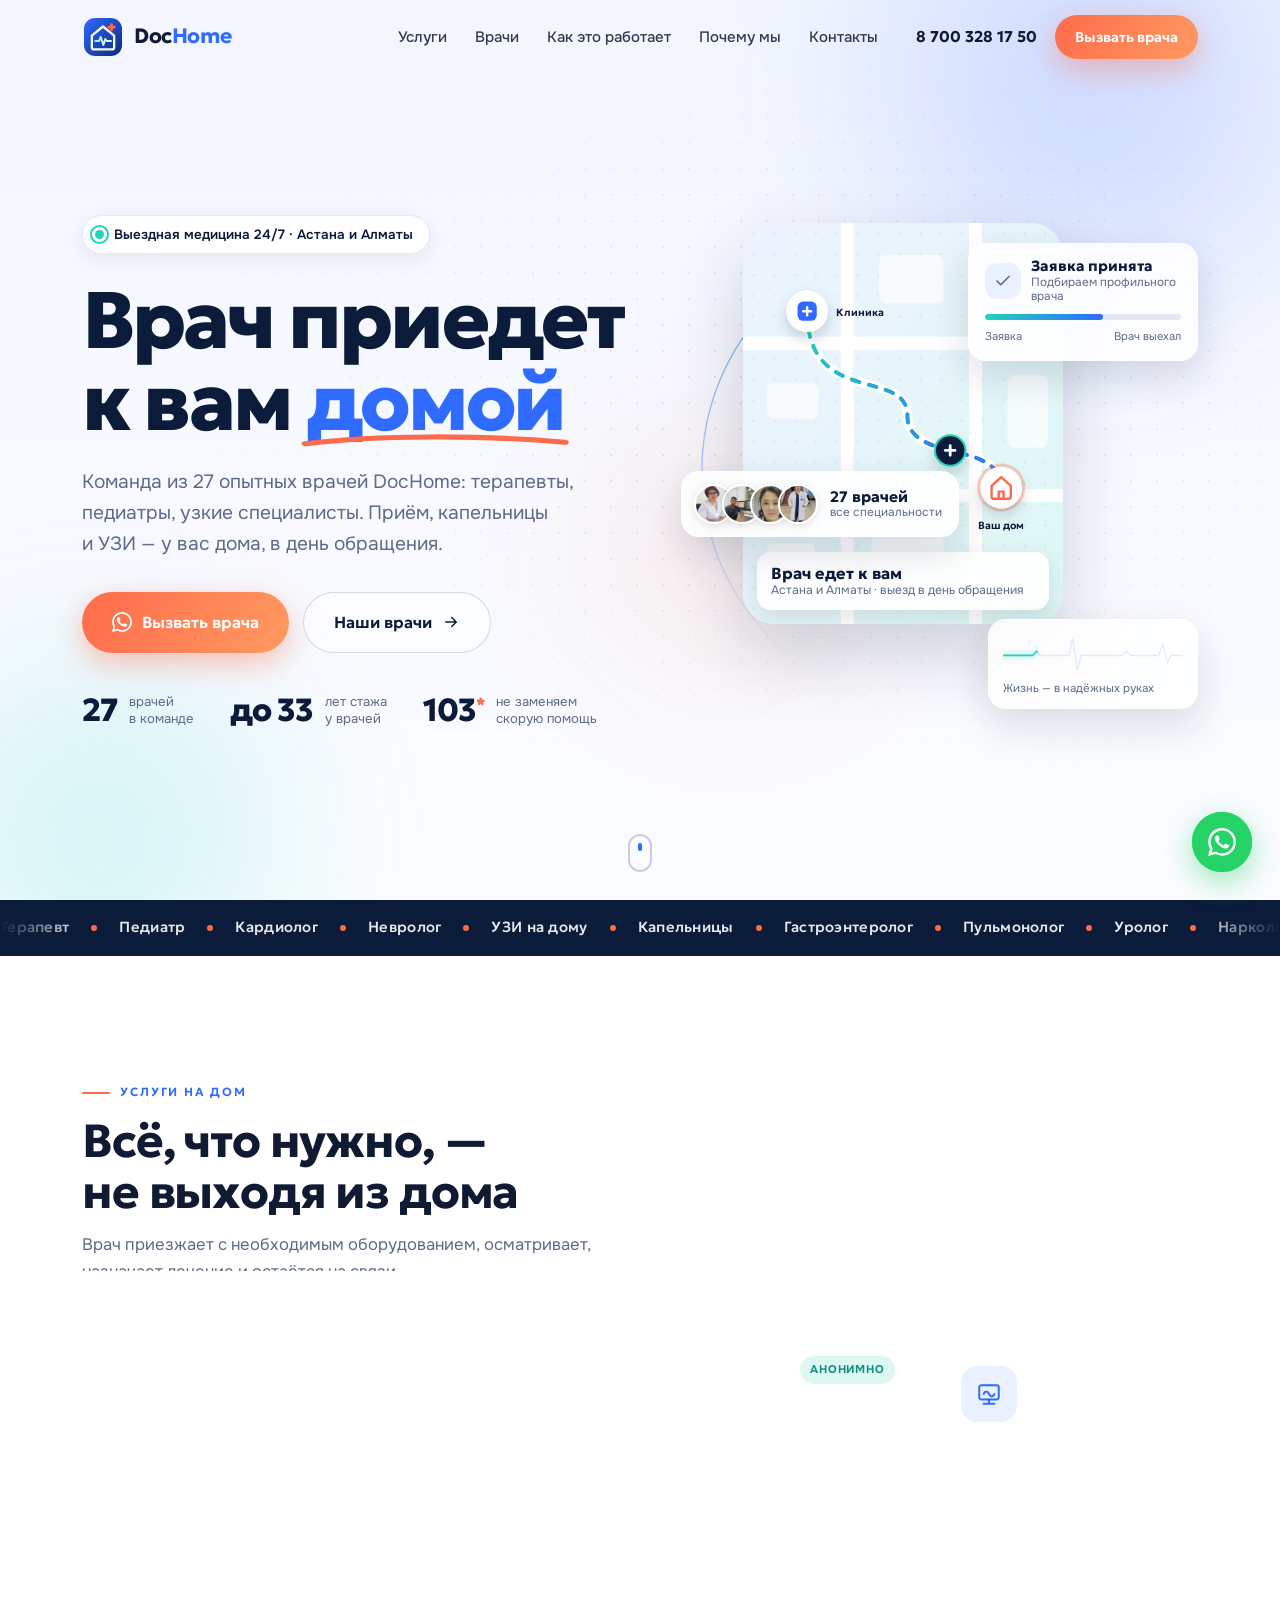
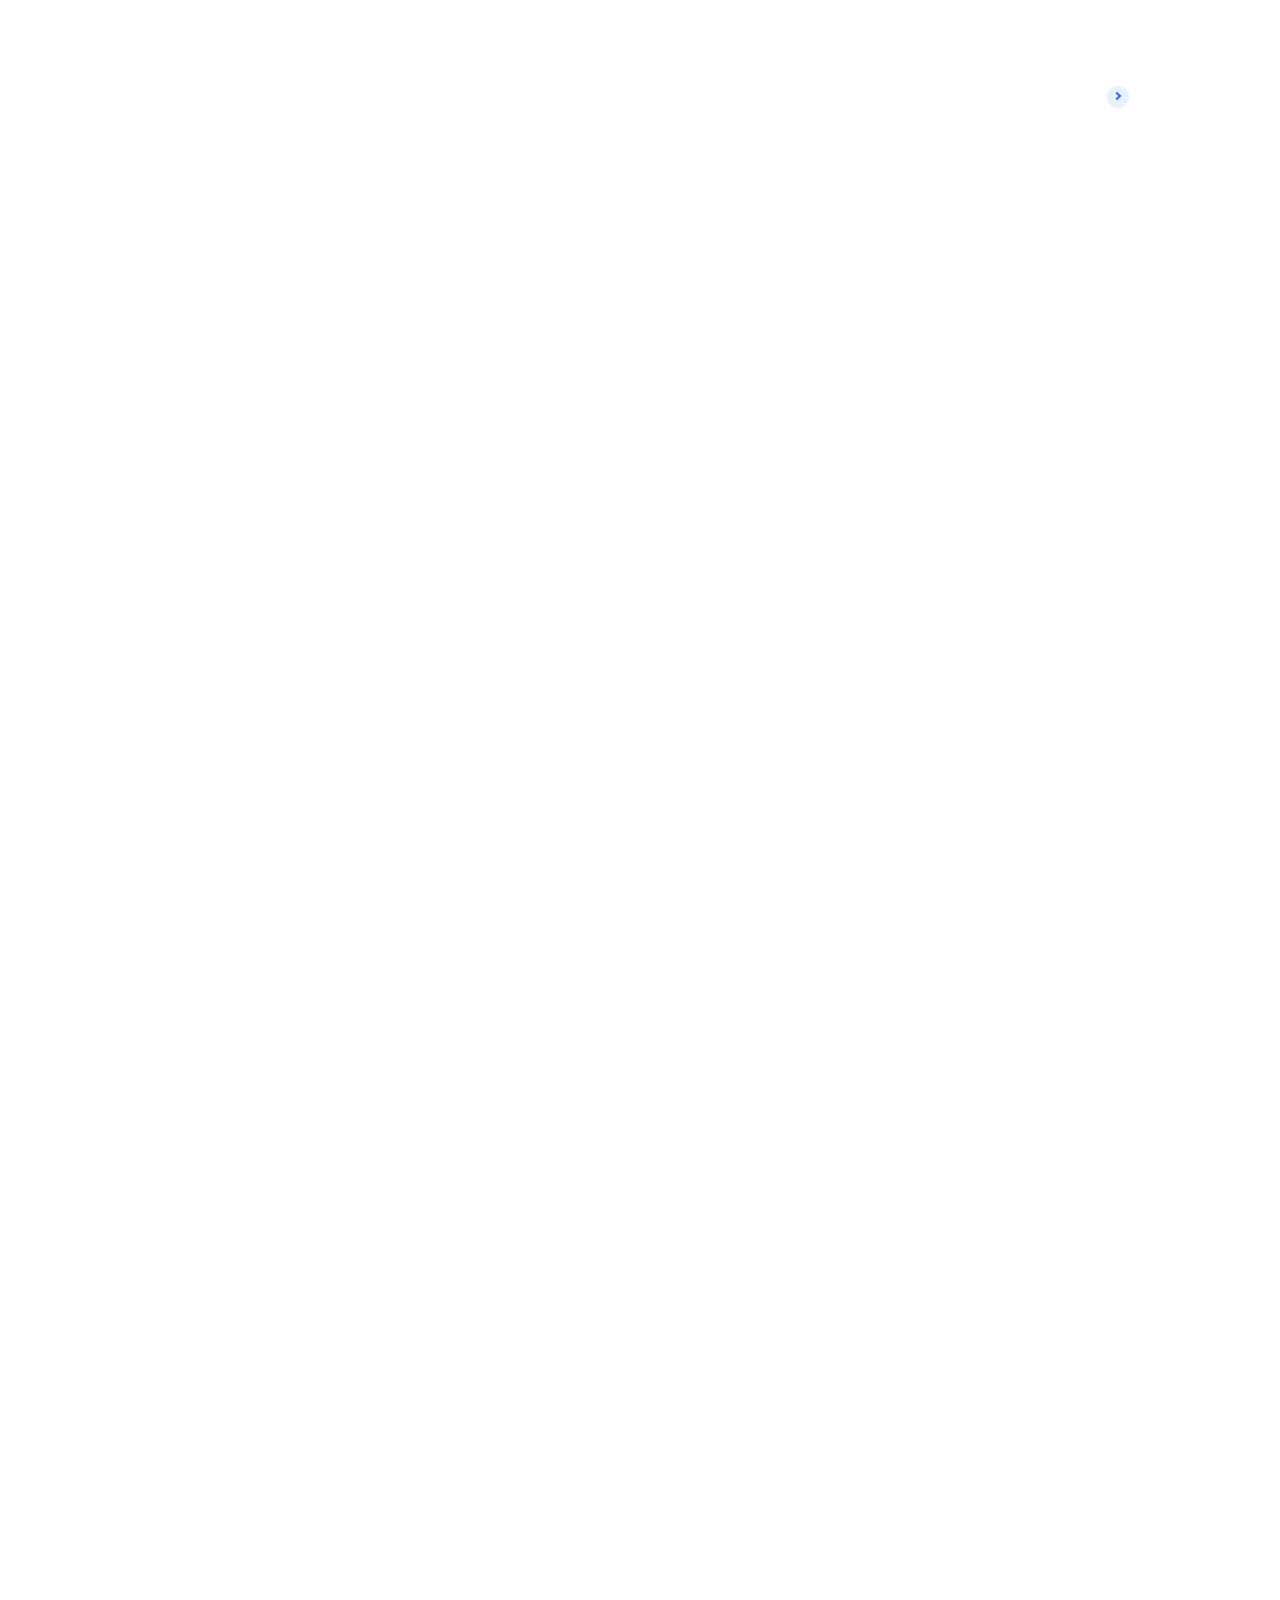
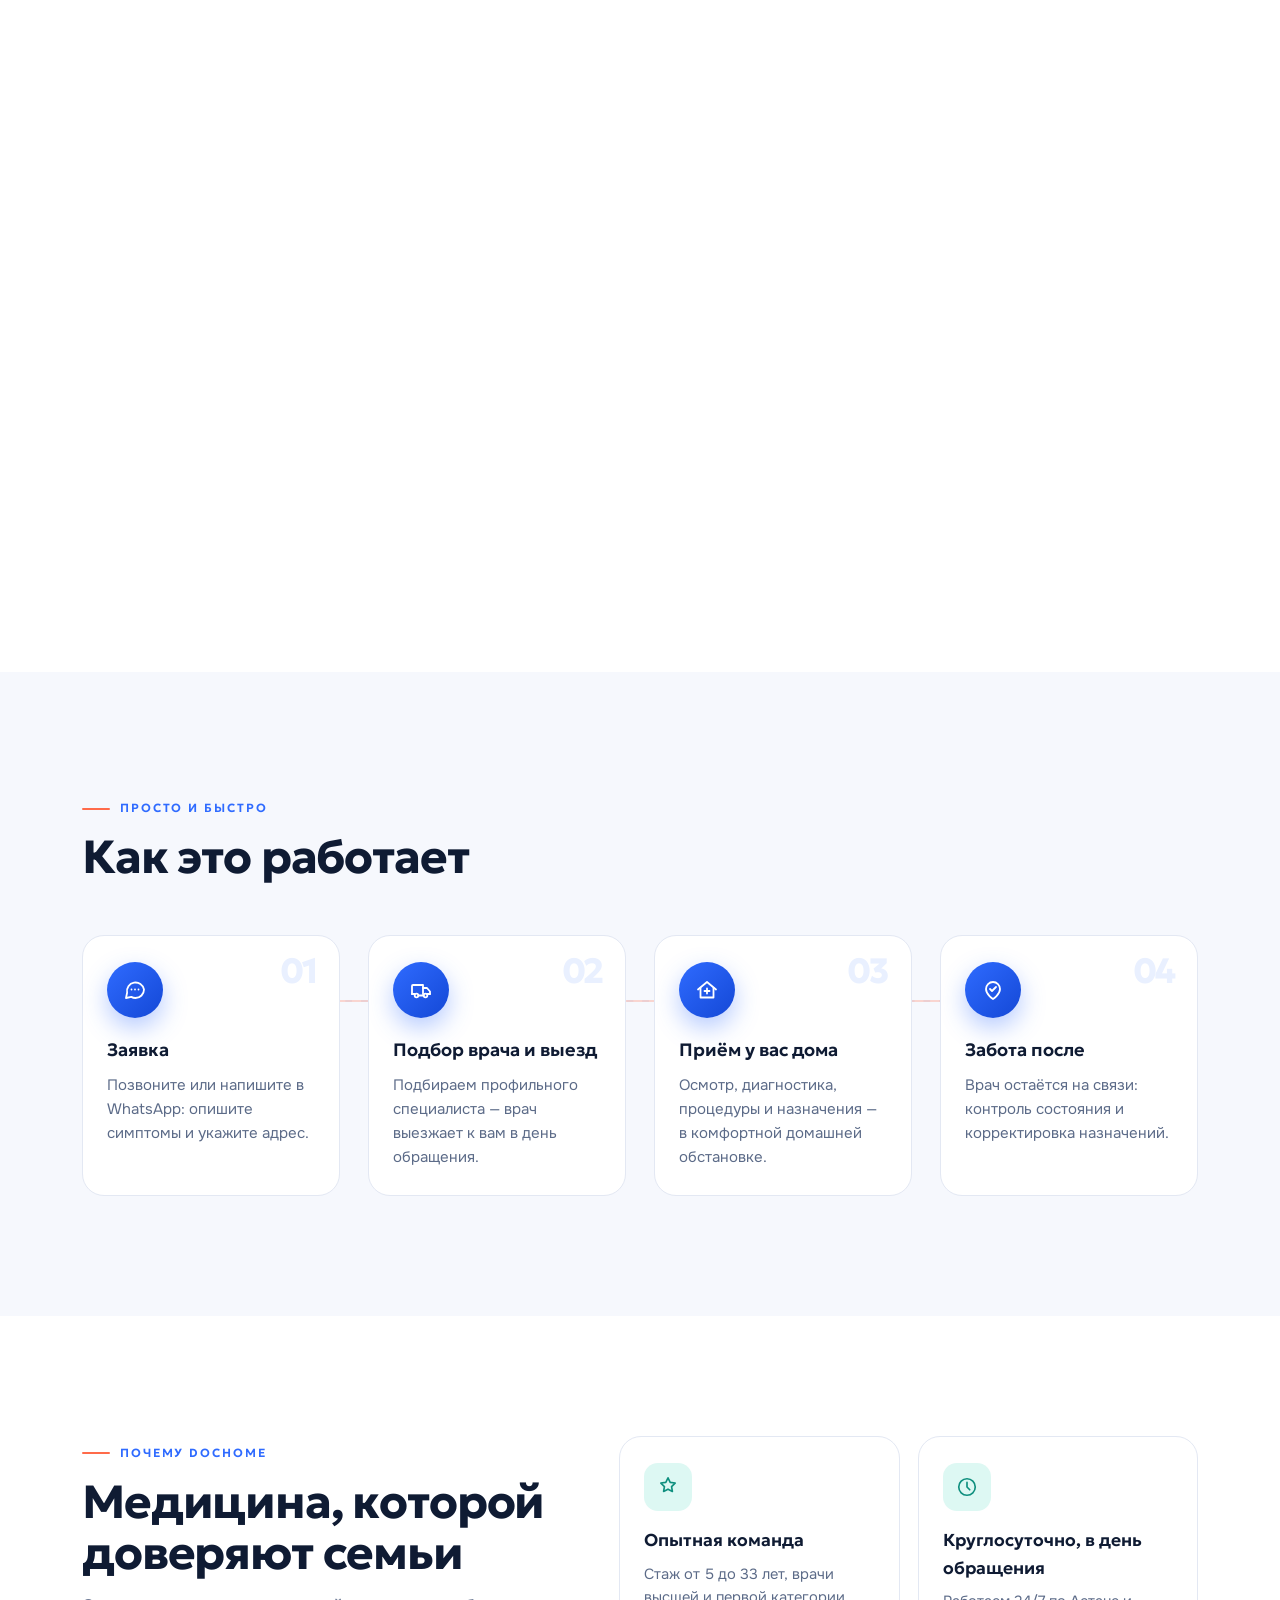
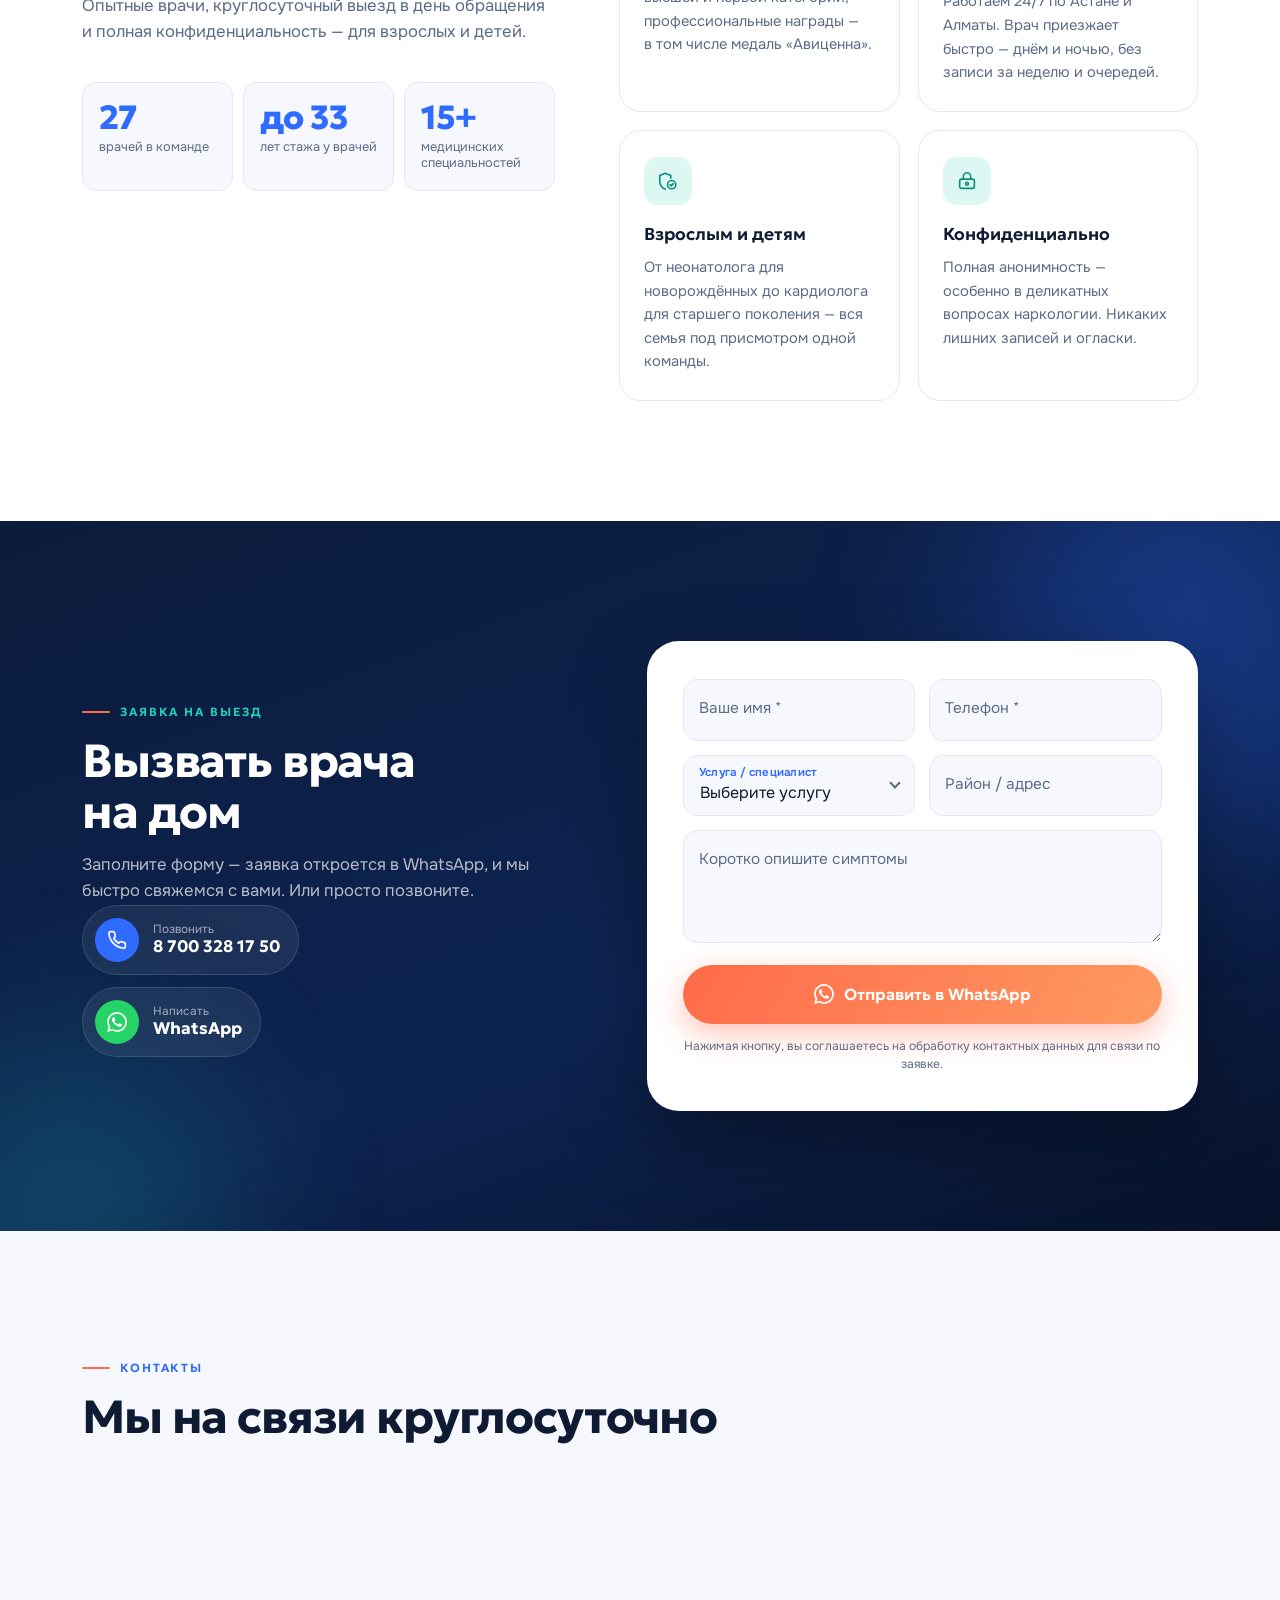
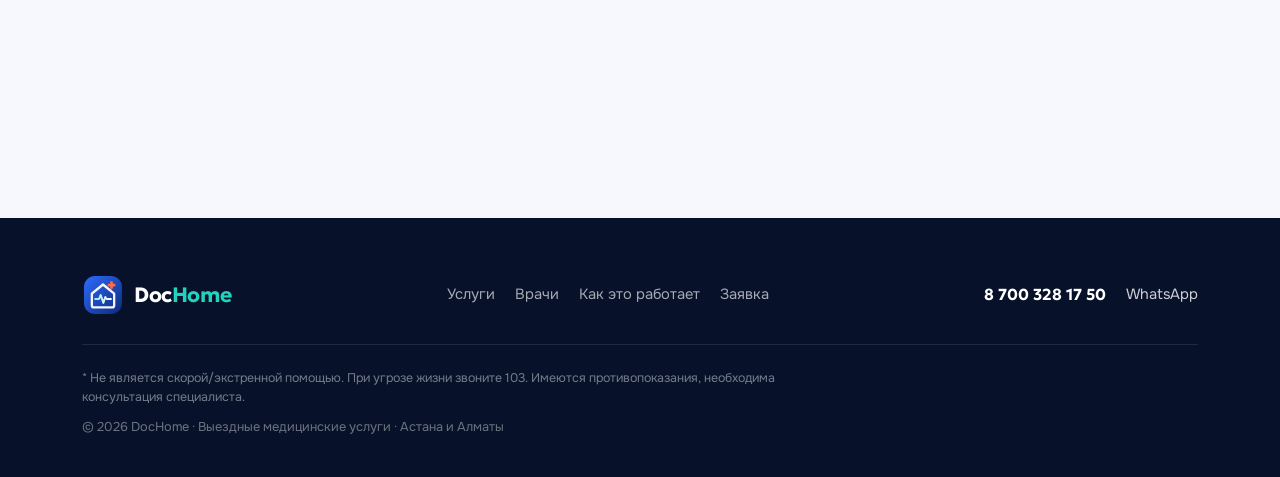
<file: index.html>
<!DOCTYPE html>
<html lang="ru">
<head>
  <meta charset="UTF-8">
  <meta name="viewport" content="width=device-width, initial-scale=1.0, viewport-fit=cover">

  <title>DocHome — вызов врача на дом в Астане и Алматы | Терапевт, педиатр, капельницы, УЗИ на дому</title>
  <meta name="description" content="DocHome — выездная медицинская помощь на дому в Астане и Алматы: терапевт, педиатр, капельницы и детоксикация, УЗИ на дому, узкие специалисты. Команда из 27 опытных врачей, стаж до 33 лет. Работаем круглосуточно, выезд в день обращения. Звоните: 8 700 328 17 50.">
  <meta name="theme-color" content="#0B1B3A">

  <!-- Open Graph -->
  <meta property="og:type" content="website">
  <meta property="og:site_name" content="DocHome">
  <meta property="og:title" content="DocHome — врач приедет к вам домой. Астана и Алматы">
  <meta property="og:description" content="Терапевт, педиатр, капельницы, УЗИ и узкие специалисты — на дому. 27 опытных врачей, круглосуточно, выезд в день обращения.">
  <meta property="og:image" content="assets/og-image.jpg">
  <meta property="og:locale" content="ru_RU">
  <meta name="twitter:card" content="summary_large_image">
  <meta name="twitter:title" content="DocHome — врач приедет к вам домой. Астана и Алматы">
  <meta name="twitter:description" content="Выездная медицинская помощь: 27 опытных врачей, все специальности, круглосуточно, выезд в день обращения.">
  <meta name="twitter:image" content="assets/og-image.jpg">

  <link rel="icon" type="image/svg+xml" href="assets/favicon.svg">

  <link rel="preconnect" href="https://fonts.googleapis.com">
  <link rel="preconnect" href="https://fonts.gstatic.com" crossorigin>
  <link href="https://fonts.googleapis.com/css2?family=Geologica:wght@400;500;600;700;800&family=Onest:wght@400;500;600;700&display=swap" rel="stylesheet">

  <link rel="stylesheet" href="styles.css?v=1">

  <!-- Google Ads подключается автоматически из config.js (поле googleAdsId) -->
  <script src="config.js?v=4"></script>

  <script type="application/ld+json">
  {
    "@context": "https://schema.org",
    "@type": "MedicalBusiness",
    "name": "DocHome",
    "description": "Выездные медицинские услуги на дому в Астане и Алматы: терапевт, педиатр, капельницы и детоксикация, УЗИ на дому, узкие специалисты.",
    "telephone": "+77003281750",
    "areaServed": ["Астана", "Алматы"],
    "openingHours": "Mo-Su 00:00-24:00",
    "image": "assets/og-image.jpg"
  }
  </script>
</head>
<body>

  <div class="progress" id="progress" aria-hidden="true"></div>

  <!-- ===== HEADER ===== -->
  <header class="header" id="header">
    <div class="container header-inner">
      <a href="#" class="logo" aria-label="DocHome — на главную">
        <img src="assets/logo.svg" alt="" class="logo-icon" width="42" height="42">
        <span class="logo-word">Doc<em>Home</em></span>
      </a>

      <nav class="nav" id="nav" aria-label="Основная навигация">
        <a href="#uslugi" class="nav-link"><span>Услуги</span></a>
        <a href="#vrachi" class="nav-link"><span>Врачи</span></a>
        <a href="#kak-rabotaet" class="nav-link"><span>Как это работает</span></a>
        <a href="#pochemu-my" class="nav-link"><span>Почему мы</span></a>
        <a href="#kontakty" class="nav-link"><span>Контакты</span></a>
        <div class="nav-cta">
          <a href="tel:+77003281750" class="nav-phone">8 700 328 17 50</a>
          <a href="#zayavka" class="btn btn-coral btn-sm"><span>Вызвать врача</span></a>
        </div>
      </nav>

      <div class="header-actions">
        <a href="tel:+77003281750" class="header-call" aria-label="Позвонить: 8 700 328 17 50">
          <svg viewBox="0 0 24 24" width="20" height="20" fill="none" stroke="currentColor" stroke-width="2" stroke-linecap="round" stroke-linejoin="round" aria-hidden="true"><path d="M22 16.92v3a2 2 0 0 1-2.18 2 19.79 19.79 0 0 1-8.63-3.07 19.5 19.5 0 0 1-6-6 19.79 19.79 0 0 1-3.07-8.67A2 2 0 0 1 4.11 2h3a2 2 0 0 1 2 1.72c.12.96.36 1.9.7 2.81a2 2 0 0 1-.45 2.11L8.09 9.91a16 16 0 0 0 6 6l1.27-1.27a2 2 0 0 1 2.11-.45c.91.34 1.85.58 2.81.7A2 2 0 0 1 22 16.92z"/></svg>
        </a>
        <button class="burger" id="burger" aria-label="Открыть меню" aria-expanded="false" aria-controls="nav">
          <span></span><span></span>
        </button>
      </div>
    </div>
  </header>

  <!-- ===== HERO ===== -->
  <section class="hero" id="hero">
    <div class="hero-bg" aria-hidden="true">
      <div class="blob blob-1"></div>
      <div class="blob blob-2"></div>
      <div class="blob blob-3"></div>
      <div class="hero-dots"></div>
    </div>

    <div class="container hero-inner">
      <div class="hero-text">
        <p class="hero-badge reveal"><span class="pulse-dot" aria-hidden="true"></span>Выездная медицина 24/7 · Астана и Алматы</p>

        <h1 class="hero-title">
          <span class="line"><span class="word reveal-up">Врач</span> <span class="word reveal-up d-1">приедет</span></span>
          <span class="line"><span class="word reveal-up d-2">к&nbsp;вам</span> <span class="word word-accent reveal-up d-3">домой<svg class="underline" viewBox="0 0 220 24" preserveAspectRatio="none" aria-hidden="true"><path d="M4 16 C 60 4, 150 4, 216 14" fill="none" stroke="currentColor" stroke-width="7" stroke-linecap="round"/></svg></span></span>
        </h1>

        <p class="hero-sub reveal d-3">Команда из 27 опытных врачей DocHome: терапевты, педиатры, узкие специалисты. Приём, капельницы и&nbsp;УЗИ&nbsp;— у&nbsp;вас дома, в&nbsp;день обращения.</p>

        <div class="hero-cta reveal d-4">
          <a href="https://wa.me/77003281750" class="btn btn-coral btn-lg magnetic" target="_blank" rel="noopener">
            <svg viewBox="0 0 24 24" width="20" height="20" fill="currentColor" aria-hidden="true"><path d="M17.47 14.38c-.3-.15-1.77-.87-2.04-.97-.27-.1-.47-.15-.67.15-.2.3-.77.97-.94 1.17-.17.2-.35.22-.65.07-.3-.15-1.26-.46-2.4-1.48-.89-.79-1.49-1.77-1.66-2.07-.17-.3-.02-.46.13-.61.13-.13.3-.35.45-.52.15-.17.2-.3.3-.5.1-.2.05-.37-.02-.52-.08-.15-.67-1.62-.92-2.22-.24-.58-.49-.5-.67-.51l-.57-.01c-.2 0-.52.07-.8.37-.27.3-1.04 1.02-1.04 2.5 0 1.47 1.07 2.89 1.22 3.09.15.2 2.11 3.22 5.1 4.51.71.31 1.27.49 1.7.63.72.23 1.37.2 1.88.12.58-.09 1.77-.72 2.02-1.42.25-.7.25-1.3.17-1.42-.07-.12-.27-.2-.57-.35M12.05 21.79h-.01a9.8 9.8 0 0 1-4.98-1.36l-.36-.21-3.7.97.99-3.61-.24-.37a9.77 9.77 0 0 1-1.5-5.22c0-5.4 4.4-9.79 9.81-9.79a9.75 9.75 0 0 1 9.79 9.8c0 5.4-4.4 9.79-9.8 9.79m8.33-18.11A11.7 11.7 0 0 0 12.04 0C5.5 0 .16 5.33.16 11.88c0 2.1.55 4.14 1.59 5.94L.06 24l6.33-1.66a11.85 11.85 0 0 0 5.65 1.44h.01c6.54 0 11.87-5.33 11.87-11.88 0-3.18-1.24-6.16-3.49-8.4"/></svg>
            <span>Вызвать врача</span>
          </a>
          <a href="#vrachi" class="btn btn-ghost btn-lg"><span>Наши врачи</span>
            <svg viewBox="0 0 24 24" width="18" height="18" fill="none" stroke="currentColor" stroke-width="2" stroke-linecap="round" stroke-linejoin="round" aria-hidden="true"><path d="M5 12h14M13 6l6 6-6 6"/></svg>
          </a>
        </div>

        <div class="hero-facts reveal d-5">
          <div class="fact"><strong><span class="count" data-count="27">0</span></strong><span>врачей<br>в команде</span></div>
          <div class="fact"><strong>до <span class="count" data-count="33">0</span></strong><span>лет стажа<br>у врачей</span></div>
          <div class="fact"><strong>103<sup>*</sup></strong><span>не заменяем<br>скорую помощь</span></div>
        </div>
      </div>

      <div class="hero-visual reveal d-2" id="heroVisual">
        <div class="hv-main parallax" data-depth="0.03">
          <svg class="hv-map" viewBox="0 0 400 500" aria-hidden="true">
            <defs>
              <linearGradient id="mapBg" x1="0" y1="0" x2="1" y2="1"><stop offset="0" stop-color="#EEF3FF"/><stop offset="1" stop-color="#DDF8F3"/></linearGradient>
              <linearGradient id="routeGrad" x1="0" y1="0" x2="1" y2="1"><stop offset="0" stop-color="#22D3BB"/><stop offset="1" stop-color="#2F6BFF"/></linearGradient>
              <pattern id="mapGrid" width="26" height="26" patternUnits="userSpaceOnUse"><circle cx="13" cy="13" r="1.2" fill="#2F6BFF" opacity=".16"/></pattern>
              <filter id="mapSh" x="-40%" y="-40%" width="180%" height="180%"><feDropShadow dx="0" dy="8" stdDeviation="8" flood-color="#0B1B3A" flood-opacity=".18"/></filter>
            </defs>
            <rect width="400" height="500" fill="url(#mapBg)"/>
            <rect width="400" height="500" fill="url(#mapGrid)"/>
            <g stroke="#fff" stroke-width="16" stroke-linecap="round">
              <path d="M-20 150 H420"/><path d="M-20 340 H420"/><path d="M130 -20 V520"/><path d="M290 -20 V520"/>
            </g>
            <g fill="#fff" opacity=".7">
              <rect x="30" y="200" width="64" height="44" rx="8"/><rect x="170" y="40" width="80" height="60" rx="8"/><rect x="330" y="190" width="50" height="90" rx="8"/><rect x="160" y="390" width="90" height="60" rx="8"/><rect x="30" y="400" width="60" height="60" rx="8"/>
            </g>
            <path id="routePath" d="M80 110 C 80 230, 205 180, 205 240 S 322 270, 322 330" fill="none" stroke="#fff" stroke-width="11" stroke-linecap="round"/>
            <path class="route-dash" d="M80 110 C 80 230, 205 180, 205 240 S 322 270, 322 330" fill="none" stroke="url(#routeGrad)" stroke-width="5" stroke-linecap="round" stroke-dasharray="10 12"/>
            <g transform="translate(80 110)" filter="url(#mapSh)">
              <circle r="26" fill="#fff"/>
              <rect x="-12" y="-12" width="24" height="24" rx="7" fill="#2F6BFF"/>
              <path d="M-5 0h10M0 -5v10" stroke="#fff" stroke-width="3" stroke-linecap="round"/>
            </g>
            <text x="116" y="116" font-family="Geologica, Onest, sans-serif" font-size="13" font-weight="600" fill="#0B1B3A">Клиника</text>
            <g transform="translate(322 330)">
              <circle class="home-pulse" r="30" fill="#FF6B4A" opacity=".3"/>
              <g filter="url(#mapSh)">
                <circle r="26" fill="#fff"/>
                <path d="M-12 -2 L0 -13 L12 -2 V11 a3 3 0 0 1 -3 3 H-9 a3 3 0 0 1 -3 -3 Z" fill="none" stroke="#FF6B4A" stroke-width="3" stroke-linejoin="round"/>
                <path d="M-3 14 V5 h6 v9" fill="none" stroke="#FF6B4A" stroke-width="3" stroke-linejoin="round"/>
              </g>
            </g>
            <text x="322" y="382" text-anchor="middle" font-family="Geologica, Onest, sans-serif" font-size="13" font-weight="600" fill="#0B1B3A">Ваш дом</text>
            <g filter="url(#mapSh)">
              <g>
                <circle r="19" fill="#0B1B3A"/>
                <circle r="19" fill="none" stroke="#22D3BB" stroke-width="2.5"/>
                <path d="M-6 0h12M0 -6v12" stroke="#fff" stroke-width="3.5" stroke-linecap="round"/>
                <animateMotion dur="6s" repeatCount="indefinite" calcMode="spline" keyTimes="0;1" keySplines=".45 0 .25 1"><mpath href="#routePath"/></animateMotion>
              </g>
            </g>
          </svg>
          <div class="hv-main-cap">
            <strong>Врач едет к вам</strong>
            <span>Астана и Алматы · выезд в день обращения</span>
          </div>
        </div>

        <div class="hv-card hv-route parallax float-a" data-depth="0.08">
          <div class="hv-route-head">
            <span class="hv-route-ico" aria-hidden="true">
              <svg viewBox="0 0 24 24" width="18" height="18" fill="none" stroke="currentColor" stroke-width="2.2" stroke-linecap="round" stroke-linejoin="round"><path d="M20 6L9 17l-5-5"/></svg>
            </span>
            <div><strong>Заявка принята</strong><span>Подбираем профильного врача</span></div>
          </div>
          <div class="hv-route-bar" aria-hidden="true"><i></i></div>
          <div class="hv-route-foot"><span>Заявка</span><span>Врач выехал</span></div>
        </div>

        <div class="hv-card hv-ecg parallax float-b" data-depth="0.06">
          <svg viewBox="0 0 300 60" preserveAspectRatio="none" aria-hidden="true">
            <path class="ecg-base" d="M0 32 H50 l6 -6 6 6 H110 l6 -24 8 44 6 -20 H200 l6 -6 6 6 H260 l6 -16 8 26 6 -10 H300"/>
            <path class="ecg-trace" d="M0 32 H50 l6 -6 6 6 H110 l6 -24 8 44 6 -20 H200 l6 -6 6 6 H260 l6 -16 8 26 6 -10 H300"/>
          </svg>
          <span>Жизнь — в надёжных руках</span>
        </div>

        <div class="hv-card hv-team parallax float-c" data-depth="0.1">
          <div class="avatar-stack">
            <img src="assets/doctors/zhylkibaeva.webp" alt="" width="40" height="40" loading="lazy">
            <img src="assets/doctors/isa.webp" alt="" width="40" height="40" loading="lazy">
            <img src="assets/doctors/iskandir.webp" alt="" width="40" height="40" loading="lazy">
            <img src="assets/doctors/sultanov.webp" alt="" width="40" height="40" loading="lazy">
          </div>
          <div><strong>27 врачей</strong><span>все специальности</span></div>
        </div>

        <div class="hv-ring" aria-hidden="true"></div>
      </div>
    </div>

    <div class="hero-scroll" aria-hidden="true"><span></span></div>
  </section>

  <!-- ===== MARQUEE ===== -->
  <div class="marquee" aria-hidden="true">
    <div class="marquee-track">
      <span>Терапевт</span><i></i><span>Педиатр</span><i></i><span>Кардиолог</span><i></i><span>Невролог</span><i></i><span>УЗИ на дому</span><i></i><span>Капельницы</span><i></i><span>Гастроэнтеролог</span><i></i><span>Пульмонолог</span><i></i><span>Уролог</span><i></i><span>Нарколог</span><i></i><span>Инфекционист</span><i></i><span>Неонатолог</span><i></i><span>Семейный врач</span><i></i><span>Хирург-проктолог</span><i></i>
      <span>Терапевт</span><i></i><span>Педиатр</span><i></i><span>Кардиолог</span><i></i><span>Невролог</span><i></i><span>УЗИ на дому</span><i></i><span>Капельницы</span><i></i><span>Гастроэнтеролог</span><i></i><span>Пульмонолог</span><i></i><span>Уролог</span><i></i><span>Нарколог</span><i></i><span>Инфекционист</span><i></i><span>Неонатолог</span><i></i><span>Семейный врач</span><i></i><span>Хирург-проктолог</span><i></i>
    </div>
  </div>

  <!-- ===== УСЛУГИ ===== -->
  <section class="section" id="uslugi">
    <div class="container">
      <div class="section-head">
        <p class="eyebrow reveal">Услуги на дом</p>
        <h2 class="section-title reveal d-1">Всё, что нужно, —<br>не выходя из дома</h2>
        <p class="section-sub reveal d-2">Врач приезжает с необходимым оборудованием, осматривает, назначает лечение и&nbsp;остаётся на связи.</p>
      </div>

      <div class="services-grid">
        <article class="service-card reveal" id="terapevt">
          <div class="service-icon" aria-hidden="true">
            <svg viewBox="0 0 24 24" width="26" height="26" fill="none" stroke="currentColor" stroke-width="1.8" stroke-linecap="round" stroke-linejoin="round"><path d="M4.8 3v4a5 5 0 0 0 10 0V3"/><path d="M9.8 12v2a5 5 0 0 0 10 0v-1"/><circle cx="19.8" cy="10.5" r="2.5"/></svg>
          </div>
          <h3>Терапевт на дом</h3>
          <p>Осмотр взрослых, диагностика, назначение лечения при ОРВИ, гриппе, давлении, обострениях хронических заболеваний.</p>
          <a href="#zayavka" class="service-link">Вызвать терапевта<i aria-hidden="true"></i></a>
        </article>

        <article class="service-card reveal d-1" id="pediatr">
          <div class="service-icon" aria-hidden="true">
            <svg viewBox="0 0 24 24" width="26" height="26" fill="none" stroke="currentColor" stroke-width="1.8" stroke-linecap="round" stroke-linejoin="round"><circle cx="12" cy="8" r="4.5"/><path d="M8.5 6.5c1-1.8 6-1.8 7 0"/><path d="M5 21c.5-3.5 3.4-5.5 7-5.5s6.5 2 7 5.5"/><path d="M10.5 9.5h.01M13.5 9.5h.01"/></svg>
          </div>
          <h3>Педиатр на дом</h3>
          <p>Детский врач приедет к ребёнку любого возраста. Для новорождённых в команде есть неонатолог. Бережно и&nbsp;без очередей.</p>
          <a href="#zayavka" class="service-link">Вызвать педиатра<i aria-hidden="true"></i></a>
        </article>

        <article class="service-card reveal d-2" id="detoks">
          <span class="service-tag">Анонимно</span>
          <div class="service-icon" aria-hidden="true">
            <svg viewBox="0 0 24 24" width="26" height="26" fill="none" stroke="currentColor" stroke-width="1.8" stroke-linecap="round" stroke-linejoin="round"><path d="M12 2.5s5.5 6.2 5.5 10a5.5 5.5 0 0 1-11 0c0-3.8 5.5-10 5.5-10z"/><path d="M9.5 13a2.5 2.5 0 0 0 2.5 2.5"/></svg>
          </div>
          <h3>Капельницы и детоксикация</h3>
          <p>Снятие алкогольной и наркотической интоксикации, вывод из запоя. Конфиденциально, по медицинским показаниям — назначает врач.</p>
          <a href="#zayavka" class="service-link">Конфиденциальный вызов<i aria-hidden="true"></i></a>
        </article>

        <article class="service-card reveal d-3" id="uzi-na-domu">
          <div class="service-icon" aria-hidden="true">
            <svg viewBox="0 0 24 24" width="26" height="26" fill="none" stroke="currentColor" stroke-width="1.8" stroke-linecap="round" stroke-linejoin="round"><rect x="3" y="4" width="18" height="13" rx="2"/><path d="M7 21h10M12 17v4"/><path d="M7 12c1.5-3 3.5-3 5 0s3.5 3 5 0"/></svg>
          </div>
          <h3>УЗИ на дому</h3>
          <p>Современный портативный аппарат и опытные УЗИ-специалисты: исследование проводится прямо у&nbsp;вас дома, результат — сразу.</p>
          <a href="#zayavka" class="service-link">Записаться на УЗИ<i aria-hidden="true"></i></a>
        </article>

        <article class="service-card service-card-wide reveal d-2" id="uzkie">
          <div class="service-wide-art" aria-hidden="true">
            <div class="orb orb-1"></div><div class="orb orb-2"></div>
          </div>
          <div class="service-icon service-icon-light" aria-hidden="true">
            <svg viewBox="0 0 24 24" width="26" height="26" fill="none" stroke="currentColor" stroke-width="1.8" stroke-linecap="round" stroke-linejoin="round"><path d="M12 21c-4.5-2.8-7.5-6-7.5-9.7C4.5 7.6 6.6 5.5 9 5.5c1.2 0 2.3.6 3 1.5.7-.9 1.8-1.5 3-1.5 2.4 0 4.5 2.1 4.5 5.8 0 3.7-3 6.9-7.5 9.7z"/><path d="M8 12h2.2l1.2-2.5 1.4 4 1-1.5H16"/></svg>
          </div>
          <div class="service-wide-body">
            <h3>Узкие специалисты на дом</h3>
            <p>Одна команда — все направления. Профильный врач приедет на дом с нужным опытом и&nbsp;оборудованием.</p>
            <ul class="spec-chips" aria-label="Специальности врачей">
              <li>Кардиолог</li><li>Невролог</li><li>Гастроэнтеролог</li><li>Пульмонолог</li><li>Уролог / андролог</li><li>Инфекционист</li><li>Нарколог</li><li>Хирург-проктолог</li><li>Семейный врач</li><li>Неонатолог</li><li>Аллерголог</li><li>Токсиколог</li><li>Кардиохирург</li>
            </ul>
            <a href="#zayavka" class="btn btn-white btn-md"><span>Подобрать специалиста</span></a>
          </div>
        </article>
      </div>
    </div>
  </section>

  <!-- ===== ВРАЧИ ===== -->
  <section class="section section-dark" id="vrachi">
    <div class="dark-bg" aria-hidden="true"><div class="dark-glow dark-glow-1"></div><div class="dark-glow dark-glow-2"></div></div>
    <div class="container">
      <div class="section-head">
        <p class="eyebrow eyebrow-mint reveal">Команда DocHome</p>
        <h2 class="section-title reveal d-1">Наши врачи</h2>
        <p class="section-sub reveal d-2">27 практикующих специалистов. Реальные имена, реальный опыт — от&nbsp;5&nbsp;до&nbsp;33&nbsp;лет, врачи высшей и&nbsp;первой категории.</p>
      </div>

      <div class="doc-filter reveal" role="group" aria-label="Фильтр врачей по специальности" id="docFilter">
        <button class="chip is-active" data-filter="all">Все</button>
        <button class="chip" data-filter="terapevt">Терапевты</button>
        <button class="chip" data-filter="pediatr">Педиатры</button>
        <button class="chip" data-filter="kardiolog">Кардиологи</button>
        <button class="chip" data-filter="nevrolog">Неврологи</button>
        <button class="chip" data-filter="uzi">УЗИ</button>
        <button class="chip" data-filter="uzkie">Узкие специалисты</button>
      </div>

      <div class="doctors-grid" id="doctorsGrid">

        <article class="doc-card reveal" data-spec="kardiolog terapevt">
          <div class="doc-photo"><img src="assets/doctors/zhylkibaeva.webp" alt="Жылкибаева Бахыт Омарбековна — кардиолог, терапевт, стаж 33 года" loading="lazy" decoding="async" width="640" height="800"><span class="doc-exp">Стаж 33 года</span></div>
          <div class="doc-info"><h3>Жылкибаева Бахыт Омарбековна</h3><p class="doc-spec">Кардиолог · терапевт</p></div>
        </article>

        <article class="doc-card reveal" data-spec="nevrolog">
          <div class="doc-photo"><img src="assets/doctors/ahmetov.webp" alt="Ахметов Шохрят Абдусаламович — невропатолог, невролог, стаж 32 года" loading="lazy" decoding="async" width="640" height="800"><span class="doc-exp">Стаж 32 года</span></div>
          <div class="doc-info"><h3>Ахметов Шохрят Абдусаламович</h3><p class="doc-spec">Невропатолог · невролог</p><div class="doc-badges"><span class="badge">Высшая категория</span><span class="badge badge-award">Медаль «Авиценна»</span></div></div>
        </article>

        <article class="doc-card reveal" data-spec="kardiolog terapevt uzkie">
          <div class="doc-photo"><img src="assets/doctors/nurmagambetova.webp" alt="Нурмагамбетова Мадина Тахировна — кардиолог, терапевт, аллерголог, стаж 25 лет" loading="lazy" decoding="async" width="640" height="800"><span class="doc-exp">Стаж 25 лет</span></div>
          <div class="doc-info"><h3>Нурмагамбетова Мадина Тахировна</h3><p class="doc-spec">Кардиолог · терапевт · аллерголог</p><div class="doc-badges"><span class="badge">Высшая категория</span></div></div>
        </article>

        <article class="doc-card reveal" data-spec="terapevt uzkie">
          <div class="doc-photo"><img src="assets/doctors/ablanova.webp" alt="Абланова Меруерт Аскаровна — пульмонолог, врач общей практики, стаж 24 года" loading="lazy" decoding="async" width="640" height="800"><span class="doc-exp">Стаж 24 года</span></div>
          <div class="doc-info"><h3>Абланова Меруерт Аскаровна</h3><p class="doc-spec">Пульмонолог · врач общей практики</p><div class="doc-badges"><span class="badge">Высшая категория</span><span class="badge badge-award">Магистр медицины</span></div></div>
        </article>

        <article class="doc-card reveal" data-spec="uzi uzkie">
          <div class="doc-photo"><img src="assets/doctors/baltabekov.webp" alt="Балтабеков Медет Токтасынович — андролог, УЗИ-специалист, уролог, стаж 21 год" loading="lazy" decoding="async" width="640" height="800"><span class="doc-exp">Стаж 21 год</span></div>
          <div class="doc-info"><h3>Балтабеков Медет Токтасынович</h3><p class="doc-spec">Андролог · УЗИ-специалист · уролог</p></div>
        </article>

        <article class="doc-card reveal" data-spec="terapevt uzkie">
          <div class="doc-photo"><img src="assets/doctors/utebaev.webp" alt="Утебаев Рустем Орынбасарович — венеролог, гастроэнтеролог, терапевт, стаж 17 лет" loading="lazy" decoding="async" width="640" height="800"><span class="doc-exp">Стаж 17 лет</span></div>
          <div class="doc-info"><h3>Утебаев Рустем Орынбасарович</h3><p class="doc-spec">Венеролог · гастроэнтеролог · терапевт</p><div class="doc-badges"><span class="badge">Высшая категория</span></div></div>
        </article>

        <article class="doc-card reveal" data-spec="kardiolog terapevt pediatr">
          <div class="doc-photo"><img src="assets/doctors/isa.webp" alt="Иса Нуржигит Байботаулы — кардиолог, терапевт, педиатр, стаж 17 лет" loading="lazy" decoding="async" width="640" height="800"><span class="doc-exp">Стаж 17 лет</span></div>
          <div class="doc-info"><h3>Иса Нуржигит Байботаулы</h3><p class="doc-spec">Кардиолог · терапевт · педиатр</p></div>
        </article>

        <article class="doc-card reveal" data-spec="uzkie">
          <div class="doc-photo"><img src="assets/doctors/amangeldy.webp" alt="Амангельды Абдухамидулы — хирург-проктолог, стаж 17 лет" loading="lazy" decoding="async" width="640" height="800"><span class="doc-exp">Стаж 17 лет</span></div>
          <div class="doc-info"><h3>Амангельды Абдухамидулы</h3><p class="doc-spec">Хирург-проктолог</p></div>
        </article>

        <article class="doc-card reveal" data-spec="terapevt pediatr uzkie">
          <div class="doc-photo"><img src="assets/doctors/nurymbetov.webp" alt="Нурымбетов Адилбек Жаксыбекулы — терапевт, педиатр, гастроэнтеролог, стаж 16 лет" loading="lazy" decoding="async" width="640" height="800"><span class="doc-exp">Стаж 16 лет</span></div>
          <div class="doc-info"><h3>Нурымбетов Адилбек Жаксыбекулы</h3><p class="doc-spec">Терапевт · педиатр · гастроэнтеролог</p></div>
        </article>

        <article class="doc-card reveal" data-spec="nevrolog">
          <div class="doc-photo"><img src="assets/doctors/hakimov.webp" alt="Хакимов Сардор Алишерович — невропатолог, стаж 16 лет" loading="lazy" decoding="async" width="640" height="800"><span class="doc-exp">Стаж 16 лет</span></div>
          <div class="doc-info"><h3>Хакимов Сардор Алишерович</h3><p class="doc-spec">Невропатолог</p></div>
        </article>

        <article class="doc-card reveal" data-spec="kardiolog terapevt pediatr uzkie">
          <div class="doc-photo"><img src="assets/doctors/sultanov.webp" alt="Султанов Достон Адильбекович — кардиолог, кардиохирург, терапевт, педиатр, семейный врач, стаж 15 лет" loading="lazy" decoding="async" width="640" height="800"><span class="doc-exp">Стаж 15 лет</span></div>
          <div class="doc-info"><h3>Султанов Достон Адильбекович</h3><p class="doc-spec">Кардиолог · кардиохирург · терапевт · педиатр · семейный врач</p></div>
        </article>

        <article class="doc-card reveal" data-spec="nevrolog terapevt pediatr">
          <div class="doc-photo"><img src="assets/doctors/adambek.webp" alt="Адамбек Жансая Адамбековна — невропатолог, семейный врач, терапевт, педиатр, стаж 13 лет" loading="lazy" decoding="async" width="640" height="800"><span class="doc-exp">Стаж 13 лет</span></div>
          <div class="doc-info"><h3>Адамбек Жансая Адамбековна</h3><p class="doc-spec">Невропатолог · семейный врач · терапевт · педиатр</p></div>
        </article>

        <article class="doc-card reveal" data-spec="pediatr">
          <div class="doc-photo"><img src="assets/doctors/kairbekova.webp" alt="Каирбекова Балжан Талгатовна — педиатр, стаж 12 лет" loading="lazy" decoding="async" width="640" height="800"><span class="doc-exp">Стаж 12 лет</span></div>
          <div class="doc-info"><h3>Каирбекова Балжан Талгатовна</h3><p class="doc-spec">Педиатр</p><div class="doc-badges"><span class="badge">Первая категория</span></div></div>
        </article>

        <article class="doc-card reveal" data-spec="pediatr">
          <div class="doc-photo"><img src="assets/doctors/iskandir.webp" alt="Искандир Айнур Азатовна — педиатр, неонатолог, стаж 12 лет" loading="lazy" decoding="async" width="640" height="800"><span class="doc-exp">Стаж 12 лет</span></div>
          <div class="doc-info"><h3>Искандир Айнур Азатовна</h3><p class="doc-spec">Педиатр · неонатолог</p></div>
        </article>

        <article class="doc-card reveal" data-spec="uzi">
          <div class="doc-photo"><img src="assets/doctors/venera.webp" alt="Венера Бектурсын — врач УЗИ, стаж 12 лет" loading="lazy" decoding="async" width="640" height="800"><span class="doc-exp">Стаж 12 лет</span></div>
          <div class="doc-info"><h3>Венера Бектурсын</h3><p class="doc-spec">Врач УЗИ</p></div>
        </article>

        <article class="doc-card reveal" data-spec="pediatr uzkie">
          <div class="doc-photo"><img src="assets/doctors/altybaeva.webp" alt="Алтыбаева Нурбикеш Сейлханқызы — педиатр, токсиколог, стаж 12 лет" loading="lazy" decoding="async" width="640" height="800"><span class="doc-exp">Стаж 12 лет</span></div>
          <div class="doc-info"><h3>Алтыбаева Нурбикеш Сейлханқызы</h3><p class="doc-spec">Педиатр · токсиколог</p><div class="doc-badges"><span class="badge">Вторая категория</span></div></div>
        </article>

        <article class="doc-card reveal" data-spec="terapevt pediatr uzkie">
          <div class="doc-photo"><img src="assets/doctors/nurlybekova.webp" alt="Нурлыбекова Молдир Саматовна — гастроэнтеролог, педиатр, терапевт, стаж 12 лет" loading="lazy" decoding="async" width="640" height="800"><span class="doc-exp">Стаж 12 лет</span></div>
          <div class="doc-info"><h3>Нурлыбекова Молдир Саматовна</h3><p class="doc-spec">Гастроэнтеролог · педиатр · терапевт</p></div>
        </article>

        <article class="doc-card reveal" data-spec="terapevt uzkie">
          <div class="doc-photo"><img src="assets/doctors/kudaibergenova.webp" alt="Кудайбергенова Гаухар Манапбайкызы — пульмонолог, терапевт, детский пульмонолог, стаж 11 лет" loading="lazy" decoding="async" width="640" height="800"><span class="doc-exp">Стаж 11 лет</span></div>
          <div class="doc-info"><h3>Кудайбергенова Гаухар Манапбайкызы</h3><p class="doc-spec">Пульмонолог · терапевт · детский пульмонолог</p></div>
        </article>

        <article class="doc-card reveal" data-spec="terapevt">
          <div class="doc-photo"><img src="assets/doctors/omirzakov.webp" alt="Омирзаков Дархан — врач скорой медицинской помощи, стаж 11 лет" loading="lazy" decoding="async" width="640" height="800"><span class="doc-exp">Стаж 11 лет</span></div>
          <div class="doc-info"><h3>Омирзаков Дархан</h3><p class="doc-spec">Врач скорой медицинской помощи</p></div>
        </article>

        <article class="doc-card reveal" data-spec="terapevt uzkie">
          <div class="doc-photo"><img src="assets/doctors/toktaev.webp" alt="Тоқтаев Мұхтар Сәбитқанұлы — нарколог, терапевт, стаж 10 лет" loading="lazy" decoding="async" width="640" height="800"><span class="doc-exp">Стаж 10 лет</span></div>
          <div class="doc-info"><h3>Тоқтаев Мұхтар Сәбитқанұлы</h3><p class="doc-spec">Нарколог · терапевт</p></div>
        </article>

        <article class="doc-card reveal" data-spec="terapevt pediatr">
          <div class="doc-photo"><img src="assets/doctors/taldybaev.webp" alt="Талдыбаев Нурганат Тургалдиевич — терапевт, педиатр, стаж 10 лет" loading="lazy" decoding="async" width="640" height="800"><span class="doc-exp">Стаж 10 лет</span></div>
          <div class="doc-info"><h3>Талдыбаев Нурганат Тургалдиевич</h3><p class="doc-spec">Терапевт · педиатр</p></div>
        </article>

        <article class="doc-card reveal" data-spec="">
          <div class="doc-photo"><img src="assets/doctors/rozmatov.webp" alt="Розматов Нуриддин Зухриддинович — врач, стаж 10 лет" loading="lazy" decoding="async" width="640" height="800"><span class="doc-exp">Стаж 10 лет</span></div>
          <div class="doc-info"><h3>Розматов Нуриддин Зухриддинович</h3><p class="doc-spec">Врач</p><div class="doc-badges"><span class="badge">Вторая категория</span></div></div>
        </article>

        <article class="doc-card reveal" data-spec="terapevt pediatr">
          <div class="doc-photo"><img src="assets/doctors/derbesaly.webp" alt="Дербесалы Багдаулет Жанарбекулы — терапевт, педиатр, стаж 9 лет" loading="lazy" decoding="async" width="640" height="800"><span class="doc-exp">Стаж 9 лет</span></div>
          <div class="doc-info"><h3>Дербесалы Багдаулет Жанарбекулы</h3><p class="doc-spec">Терапевт · педиатр</p></div>
        </article>

        <article class="doc-card reveal" data-spec="terapevt pediatr uzkie">
          <div class="doc-photo"><img src="assets/doctors/smagulova.webp" alt="Смагулова Айгерим — инфекционист, терапевт, педиатр, стаж 8 лет" loading="lazy" decoding="async" width="640" height="800"><span class="doc-exp">Стаж 8 лет</span></div>
          <div class="doc-info"><h3>Смагулова Айгерим</h3><p class="doc-spec">Инфекционист · терапевт · педиатр</p></div>
        </article>

        <article class="doc-card reveal" data-spec="terapevt pediatr">
          <div class="doc-photo"><img src="assets/doctors/toilybaeva.webp" alt="Тойлыбаева Толганай Токтарбаевна — терапевт, педиатр, семейный врач, стаж 7 лет" loading="lazy" decoding="async" width="640" height="800"><span class="doc-exp">Стаж 7 лет</span></div>
          <div class="doc-info"><h3>Тойлыбаева Толганай Токтарбаевна</h3><p class="doc-spec">Терапевт · педиатр · семейный врач</p></div>
        </article>

        <article class="doc-card reveal" data-spec="terapevt pediatr">
          <div class="doc-photo"><img src="assets/doctors/kartbaev.webp" alt="Қартбаев Руслан Кенжебекұлы — терапевт, педиатр, стаж 5 лет" loading="lazy" decoding="async" width="640" height="800"><span class="doc-exp">Стаж 5 лет</span></div>
          <div class="doc-info"><h3>Қартбаев Руслан Кенжебекұлы</h3><p class="doc-spec">Терапевт · педиатр</p></div>
        </article>

        <article class="doc-card reveal" data-spec="pediatr">
          <div class="doc-photo"><img src="assets/doctors/ergali.webp" alt="Ерғали Шерхан Ерғалиұлы — педиатр" loading="lazy" decoding="async" width="640" height="800"></div>
          <div class="doc-info"><h3>Ерғали Шерхан Ерғалиұлы</h3><p class="doc-spec">Педиатр</p><div class="doc-badges"><span class="badge">Вторая категория</span></div></div>
        </article>

      </div>

      <p class="doc-empty" id="docEmpty" hidden>По этому фильтру врачей не найдено.</p>

      <div class="doc-more-wrap reveal">
        <button class="btn btn-outline-light btn-md" id="docMore" type="button"><span>Показать всех врачей</span>
          <svg viewBox="0 0 24 24" width="18" height="18" fill="none" stroke="currentColor" stroke-width="2" stroke-linecap="round" stroke-linejoin="round" aria-hidden="true"><path d="M6 9l6 6 6-6"/></svg>
        </button>
      </div>
    </div>
  </section>

  <!-- ===== КАК ЭТО РАБОТАЕТ ===== -->
  <section class="section section-soft" id="kak-rabotaet">
    <div class="container">
      <div class="section-head">
        <p class="eyebrow reveal">Просто и быстро</p>
        <h2 class="section-title reveal d-1">Как это работает</h2>
      </div>

      <ol class="steps" id="steps">
        <svg class="steps-line" viewBox="0 0 1000 100" preserveAspectRatio="none" aria-hidden="true">
          <path id="stepsPath" d="M40 50 H960" stroke="currentColor" stroke-width="2" fill="none" stroke-dasharray="6 8"/>
          <path id="stepsPathDraw" d="M40 50 H960" stroke="currentColor" stroke-width="3" fill="none"/>
        </svg>
        <li class="step reveal">
          <span class="step-num">01</span>
          <div class="step-icon" aria-hidden="true">
            <svg viewBox="0 0 24 24" width="24" height="24" fill="none" stroke="currentColor" stroke-width="1.8" stroke-linecap="round" stroke-linejoin="round"><path d="M21 11.5a8.5 8.5 0 0 1-8.5 8.5c-1.5 0-3-.4-4.2-1.1L3 20l1.1-5.3A8.5 8.5 0 1 1 21 11.5z"/><path d="M8.5 11.5h.01M12 11.5h.01M15.5 11.5h.01"/></svg>
          </div>
          <h3>Заявка</h3>
          <p>Позвоните или напишите в WhatsApp: опишите симптомы и укажите адрес.</p>
        </li>
        <li class="step reveal d-1">
          <span class="step-num">02</span>
          <div class="step-icon" aria-hidden="true">
            <svg viewBox="0 0 24 24" width="24" height="24" fill="none" stroke="currentColor" stroke-width="1.8" stroke-linecap="round" stroke-linejoin="round"><path d="M3 16V8a1 1 0 0 1 1-1h10v9"/><path d="M14 10h4l3 3.5V16h-2"/><circle cx="7.5" cy="17.5" r="1.8"/><circle cx="16.5" cy="17.5" r="1.8"/><path d="M9.3 17.5h5.4M3 16h2.7M18.3 16H21"/></svg>
          </div>
          <h3>Подбор врача и выезд</h3>
          <p>Подбираем профильного специалиста — врач выезжает к вам в день обращения.</p>
        </li>
        <li class="step reveal d-2">
          <span class="step-num">03</span>
          <div class="step-icon" aria-hidden="true">
            <svg viewBox="0 0 24 24" width="24" height="24" fill="none" stroke="currentColor" stroke-width="1.8" stroke-linecap="round" stroke-linejoin="round"><path d="M3 11.5 12 4l9 7.5"/><path d="M5.5 10v9.5h13V10"/><path d="M12 10.5v5M9.5 13h5"/></svg>
          </div>
          <h3>Приём у вас дома</h3>
          <p>Осмотр, диагностика, процедуры и назначения — в комфортной домашней обстановке.</p>
        </li>
        <li class="step reveal d-3">
          <span class="step-num">04</span>
          <div class="step-icon" aria-hidden="true">
            <svg viewBox="0 0 24 24" width="24" height="24" fill="none" stroke="currentColor" stroke-width="1.8" stroke-linecap="round" stroke-linejoin="round"><path d="M12 21s-7-4.4-7-10a7 7 0 0 1 14 0c0 5.6-7 10-7 10z"/><path d="M9 11l2 2 4-4"/></svg>
          </div>
          <h3>Забота после</h3>
          <p>Врач остаётся на связи: контроль состояния и корректировка назначений.</p>
        </li>
      </ol>
    </div>
  </section>

  <!-- ===== ПОЧЕМУ DOCHOME ===== -->
  <section class="section" id="pochemu-my">
    <div class="container">
      <div class="why-layout">
        <div class="why-intro">
          <p class="eyebrow reveal">Почему DocHome</p>
          <h2 class="section-title reveal d-1">Медицина, которой доверяют семьи</h2>
          <p class="section-sub reveal d-2">Опытные врачи, круглосуточный выезд в день обращения и полная конфиденциальность — для взрослых и детей.</p>

          <div class="counters reveal d-3">
            <div class="counter">
              <strong><span class="count" data-count="27">0</span></strong>
              <span>врачей в команде</span>
            </div>
            <div class="counter">
              <strong>до <span class="count" data-count="33">0</span></strong>
              <span>лет стажа у врачей</span>
            </div>
            <div class="counter">
              <strong><span class="count" data-count="15">0</span>+</strong>
              <span>медицинских специальностей</span>
            </div>
          </div>
        </div>

        <div class="why-grid">
          <div class="why-item reveal">
            <div class="why-icon" aria-hidden="true"><svg viewBox="0 0 24 24" width="22" height="22" fill="none" stroke="currentColor" stroke-width="1.8" stroke-linecap="round" stroke-linejoin="round"><path d="M12 2l2.4 4.9 5.4.8-3.9 3.8.9 5.4-4.8-2.5-4.8 2.5.9-5.4L4.2 7.7l5.4-.8z"/></svg></div>
            <h3>Опытная команда</h3>
            <p>Стаж от 5 до 33 лет, врачи высшей и первой категории, профессиональные награды — в&nbsp;том числе медаль «Авиценна».</p>
          </div>
          <div class="why-item reveal d-1">
            <div class="why-icon" aria-hidden="true"><svg viewBox="0 0 24 24" width="22" height="22" fill="none" stroke="currentColor" stroke-width="1.8" stroke-linecap="round" stroke-linejoin="round"><circle cx="12" cy="12" r="9"/><path d="M12 7v5l3 3"/></svg></div>
            <h3>Круглосуточно, в день обращения</h3>
            <p>Работаем 24/7 по Астане и Алматы. Врач приезжает быстро — днём и&nbsp;ночью, без записи за неделю и&nbsp;очередей.</p>
          </div>
          <div class="why-item reveal d-2">
            <div class="why-icon" aria-hidden="true"><svg viewBox="0 0 24 24" width="22" height="22" fill="none" stroke="currentColor" stroke-width="1.8" stroke-linecap="round" stroke-linejoin="round"><path d="M9 21c-3.5-1.7-6-4.6-6-8.5V6l6-2.5L15 6v3"/><circle cx="16" cy="16" r="4.5"/><path d="M14.2 16l1.3 1.3 2.3-2.5"/></svg></div>
            <h3>Взрослым и детям</h3>
            <p>От неонатолога для новорождённых до кардиолога для старшего поколения — вся семья под присмотром одной команды.</p>
          </div>
          <div class="why-item reveal d-3">
            <div class="why-icon" aria-hidden="true"><svg viewBox="0 0 24 24" width="22" height="22" fill="none" stroke="currentColor" stroke-width="1.8" stroke-linecap="round" stroke-linejoin="round"><rect x="4" y="10" width="16" height="10" rx="2"/><path d="M8 10V7a4 4 0 0 1 8 0v3"/><circle cx="12" cy="15" r="1.5"/></svg></div>
            <h3>Конфиденциально</h3>
            <p>Полная анонимность — особенно в деликатных вопросах наркологии. Никаких лишних записей и&nbsp;огласки.</p>
          </div>
        </div>
      </div>
    </div>
  </section>

  <!-- ===== ЗАЯВКА ===== -->
  <section class="section section-cta" id="zayavka">
    <div class="cta-bg" aria-hidden="true"><div class="blob blob-4"></div><div class="blob blob-5"></div></div>
    <div class="container">
      <div class="cta-layout">
        <div class="cta-text">
          <p class="eyebrow eyebrow-mint reveal">Заявка на выезд</p>
          <h2 class="section-title reveal d-1">Вызвать врача<br>на дом</h2>
          <p class="section-sub reveal d-2">Заполните форму — заявка откроется в WhatsApp, и&nbsp;мы быстро свяжемся с&nbsp;вами. Или просто позвоните.</p>
          <div class="cta-contacts reveal d-3">
            <a href="tel:+77003281750" class="cta-contact">
              <span class="cta-contact-ico" aria-hidden="true"><svg viewBox="0 0 24 24" width="20" height="20" fill="none" stroke="currentColor" stroke-width="2" stroke-linecap="round" stroke-linejoin="round"><path d="M22 16.92v3a2 2 0 0 1-2.18 2 19.79 19.79 0 0 1-8.63-3.07 19.5 19.5 0 0 1-6-6 19.79 19.79 0 0 1-3.07-8.67A2 2 0 0 1 4.11 2h3a2 2 0 0 1 2 1.72c.12.96.36 1.9.7 2.81a2 2 0 0 1-.45 2.11L8.09 9.91a16 16 0 0 0 6 6l1.27-1.27a2 2 0 0 1 2.11-.45c.91.34 1.85.58 2.81.7A2 2 0 0 1 22 16.92z"/></svg></span>
              <span><small>Позвонить</small><strong>8 700 328 17 50</strong></span>
            </a>
            <a href="https://wa.me/77003281750" class="cta-contact" target="_blank" rel="noopener">
              <span class="cta-contact-ico cta-contact-wa" aria-hidden="true"><svg viewBox="0 0 24 24" width="20" height="20" fill="currentColor"><path d="M17.47 14.38c-.3-.15-1.77-.87-2.04-.97-.27-.1-.47-.15-.67.15-.2.3-.77.97-.94 1.17-.17.2-.35.22-.65.07-.3-.15-1.26-.46-2.4-1.48-.89-.79-1.49-1.77-1.66-2.07-.17-.3-.02-.46.13-.61.13-.13.3-.35.45-.52.15-.17.2-.3.3-.5.1-.2.05-.37-.02-.52-.08-.15-.67-1.62-.92-2.22-.24-.58-.49-.5-.67-.51l-.57-.01c-.2 0-.52.07-.8.37-.27.3-1.04 1.02-1.04 2.5 0 1.47 1.07 2.89 1.22 3.09.15.2 2.11 3.22 5.1 4.51.71.31 1.27.49 1.7.63.72.23 1.37.2 1.88.12.58-.09 1.77-.72 2.02-1.42.25-.7.25-1.3.17-1.42-.07-.12-.27-.2-.57-.35M12.05 21.79h-.01a9.8 9.8 0 0 1-4.98-1.36l-.36-.21-3.7.97.99-3.61-.24-.37a9.77 9.77 0 0 1-1.5-5.22c0-5.4 4.4-9.79 9.81-9.79a9.75 9.75 0 0 1 9.79 9.8c0 5.4-4.4 9.79-9.8 9.79m8.33-18.11A11.7 11.7 0 0 0 12.04 0C5.5 0 .16 5.33.16 11.88c0 2.1.55 4.14 1.59 5.94L.06 24l6.33-1.66a11.85 11.85 0 0 0 5.65 1.44h.01c6.54 0 11.87-5.33 11.87-11.88 0-3.18-1.24-6.16-3.49-8.4"/></svg></span>
              <span><small>Написать</small><strong>WhatsApp</strong></span>
            </a>
          </div>
        </div>

        <div class="form-card reveal d-2">
          <form id="leadForm" novalidate>
            <div class="form-row">
              <label class="field">
                <input type="text" name="name" required autocomplete="name" placeholder=" ">
                <span>Ваше имя *</span>
              </label>
              <label class="field">
                <input type="tel" name="phone" required autocomplete="tel" inputmode="tel" placeholder=" ">
                <span>Телефон *</span>
              </label>
            </div>
            <div class="form-row">
              <label class="field field-select">
                <select name="service">
                  <option value="" selected>Выберите услугу</option>
                  <option>Терапевт на дом</option>
                  <option>Педиатр на дом</option>
                  <option>Капельница / детоксикация</option>
                  <option>УЗИ на дому</option>
                  <option>Кардиолог</option>
                  <option>Невролог</option>
                  <option>Другой узкий специалист</option>
                  <option>Нужна консультация — подскажите</option>
                </select>
                <span>Услуга / специалист</span>
              </label>
              <label class="field">
                <input type="text" name="address" autocomplete="street-address" placeholder=" ">
                <span>Район / адрес</span>
              </label>
            </div>
            <label class="field">
              <textarea name="comment" rows="3" placeholder=" "></textarea>
              <span>Коротко опишите симптомы</span>
            </label>
            <button type="submit" class="btn btn-coral btn-lg btn-block">
              <svg viewBox="0 0 24 24" width="20" height="20" fill="currentColor" aria-hidden="true"><path d="M17.47 14.38c-.3-.15-1.77-.87-2.04-.97-.27-.1-.47-.15-.67.15-.2.3-.77.97-.94 1.17-.17.2-.35.22-.65.07-.3-.15-1.26-.46-2.4-1.48-.89-.79-1.49-1.77-1.66-2.07-.17-.3-.02-.46.13-.61.13-.13.3-.35.45-.52.15-.17.2-.3.3-.5.1-.2.05-.37-.02-.52-.08-.15-.67-1.62-.92-2.22-.24-.58-.49-.5-.67-.51l-.57-.01c-.2 0-.52.07-.8.37-.27.3-1.04 1.02-1.04 2.5 0 1.47 1.07 2.89 1.22 3.09.15.2 2.11 3.22 5.1 4.51.71.31 1.27.49 1.7.63.72.23 1.37.2 1.88.12.58-.09 1.77-.72 2.02-1.42.25-.7.25-1.3.17-1.42-.07-.12-.27-.2-.57-.35M12.05 21.79h-.01a9.8 9.8 0 0 1-4.98-1.36l-.36-.21-3.7.97.99-3.61-.24-.37a9.77 9.77 0 0 1-1.5-5.22c0-5.4 4.4-9.79 9.81-9.79a9.75 9.75 0 0 1 9.79 9.8c0 5.4-4.4 9.79-9.8 9.79m8.33-18.11A11.7 11.7 0 0 0 12.04 0C5.5 0 .16 5.33.16 11.88c0 2.1.55 4.14 1.59 5.94L.06 24l6.33-1.66a11.85 11.85 0 0 0 5.65 1.44h.01c6.54 0 11.87-5.33 11.87-11.88 0-3.18-1.24-6.16-3.49-8.4"/></svg>
              <span>Отправить в WhatsApp</span>
            </button>
            <p class="form-privacy">Нажимая кнопку, вы соглашаетесь на обработку контактных данных для связи по заявке.</p>
          </form>

          <div class="form-success" id="formSuccess" hidden>
            <svg class="success-check" viewBox="0 0 80 80" aria-hidden="true">
              <circle cx="40" cy="40" r="36" fill="none" stroke="currentColor" stroke-width="3"/>
              <path d="M24 41l11 11 21-23" fill="none" stroke="currentColor" stroke-width="4" stroke-linecap="round" stroke-linejoin="round"/>
            </svg>
            <h3>Спасибо! Заявка сформирована</h3>
            <p>Мы скоро свяжемся с вами. Если WhatsApp не открылся — напишите нам напрямую: <a href="https://wa.me/77003281750" target="_blank" rel="noopener" data-no-gate>wa.me/77003281750</a> или позвоните <a href="tel:+77003281750">8&nbsp;700&nbsp;328&nbsp;17&nbsp;50</a>.</p>
          </div>
        </div>
      </div>
    </div>
  </section>

  <!-- ===== КОНТАКТЫ ===== -->
  <section class="section section-soft" id="kontakty">
    <div class="container">
      <div class="section-head">
        <p class="eyebrow reveal">Контакты</p>
        <h2 class="section-title reveal d-1">Мы на связи круглосуточно</h2>
      </div>
      <div class="contact-grid">
        <a href="tel:+77003281750" class="contact-card reveal">
          <div class="contact-icon" aria-hidden="true">
            <svg viewBox="0 0 24 24" width="24" height="24" fill="none" stroke="currentColor" stroke-width="1.8" stroke-linecap="round" stroke-linejoin="round"><path d="M22 16.92v3a2 2 0 0 1-2.18 2 19.79 19.79 0 0 1-8.63-3.07 19.5 19.5 0 0 1-6-6 19.79 19.79 0 0 1-3.07-8.67A2 2 0 0 1 4.11 2h3a2 2 0 0 1 2 1.72c.12.96.36 1.9.7 2.81a2 2 0 0 1-.45 2.11L8.09 9.91a16 16 0 0 0 6 6l1.27-1.27a2 2 0 0 1 2.11-.45c.91.34 1.85.58 2.81.7A2 2 0 0 1 22 16.92z"/></svg>
          </div>
          <span class="contact-label">Позвонить</span>
          <strong>8 700 328 17 50</strong>
        </a>
        <a href="https://wa.me/77003281750" class="contact-card reveal d-1" target="_blank" rel="noopener">
          <div class="contact-icon contact-icon-wa" aria-hidden="true">
            <svg viewBox="0 0 24 24" width="24" height="24" fill="currentColor"><path d="M17.47 14.38c-.3-.15-1.77-.87-2.04-.97-.27-.1-.47-.15-.67.15-.2.3-.77.97-.94 1.17-.17.2-.35.22-.65.07-.3-.15-1.26-.46-2.4-1.48-.89-.79-1.49-1.77-1.66-2.07-.17-.3-.02-.46.13-.61.13-.13.3-.35.45-.52.15-.17.2-.3.3-.5.1-.2.05-.37-.02-.52-.08-.15-.67-1.62-.92-2.22-.24-.58-.49-.5-.67-.51l-.57-.01c-.2 0-.52.07-.8.37-.27.3-1.04 1.02-1.04 2.5 0 1.47 1.07 2.89 1.22 3.09.15.2 2.11 3.22 5.1 4.51.71.31 1.27.49 1.7.63.72.23 1.37.2 1.88.12.58-.09 1.77-.72 2.02-1.42.25-.7.25-1.3.17-1.42-.07-.12-.27-.2-.57-.35M12.05 21.79h-.01a9.8 9.8 0 0 1-4.98-1.36l-.36-.21-3.7.97.99-3.61-.24-.37a9.77 9.77 0 0 1-1.5-5.22c0-5.4 4.4-9.79 9.81-9.79a9.75 9.75 0 0 1 9.79 9.8c0 5.4-4.4 9.79-9.8 9.79m8.33-18.11A11.7 11.7 0 0 0 12.04 0C5.5 0 .16 5.33.16 11.88c0 2.1.55 4.14 1.59 5.94L.06 24l6.33-1.66a11.85 11.85 0 0 0 5.65 1.44h.01c6.54 0 11.87-5.33 11.87-11.88 0-3.18-1.24-6.16-3.49-8.4"/></svg>
          </div>
          <span class="contact-label">Написать в WhatsApp</span>
          <strong>wa.me/77003281750</strong>
        </a>
        <div class="contact-card reveal d-2">
          <div class="contact-icon" aria-hidden="true">
            <svg viewBox="0 0 24 24" width="24" height="24" fill="none" stroke="currentColor" stroke-width="1.8" stroke-linecap="round" stroke-linejoin="round"><path d="M12 21s-7-4.4-7-10a7 7 0 0 1 14 0c0 5.6-7 10-7 10z"/><circle cx="12" cy="11" r="2.5"/></svg>
          </div>
          <span class="contact-label">Город</span>
          <strong>Астана и Алматы — выезд по городу</strong>
        </div>
      </div>
    </div>
  </section>

  <!-- ===== FOOTER ===== -->
  <footer class="footer">
    <div class="container">
      <div class="footer-top">
        <a href="#" class="logo logo-footer" aria-label="DocHome">
          <img src="assets/logo.svg" alt="" class="logo-icon" width="40" height="40" loading="lazy" decoding="async">
          <span class="logo-word">Doc<em>Home</em></span>
        </a>
        <nav class="footer-nav" aria-label="Навигация в подвале">
          <a href="#uslugi">Услуги</a>
          <a href="#vrachi">Врачи</a>
          <a href="#kak-rabotaet">Как это работает</a>
          <a href="#zayavka">Заявка</a>
        </nav>
        <div class="footer-contacts">
          <a href="tel:+77003281750" class="footer-phone">8 700 328 17 50</a>
          <a href="https://wa.me/77003281750" target="_blank" rel="noopener">WhatsApp</a>
        </div>
      </div>
      <p class="footer-disclaimer">* Не является скорой/экстренной помощью. При угрозе жизни звоните 103. Имеются противопоказания, необходима консультация специалиста.</p>
      <p class="footer-copy">© <span id="year">2026</span> DocHome · Выездные медицинские услуги · Астана и Алматы</p>
    </div>
  </footer>

  <!-- Плавающая кнопка WhatsApp -->
  <a href="https://wa.me/77003281750" class="wa-float" target="_blank" rel="noopener" aria-label="Написать в WhatsApp">
    <span class="wa-ring" aria-hidden="true"></span>
    <svg viewBox="0 0 24 24" width="28" height="28" fill="currentColor" aria-hidden="true"><path d="M17.47 14.38c-.3-.15-1.77-.87-2.04-.97-.27-.1-.47-.15-.67.15-.2.3-.77.97-.94 1.17-.17.2-.35.22-.65.07-.3-.15-1.26-.46-2.4-1.48-.89-.79-1.49-1.77-1.66-2.07-.17-.3-.02-.46.13-.61.13-.13.3-.35.45-.52.15-.17.2-.3.3-.5.1-.2.05-.37-.02-.52-.08-.15-.67-1.62-.92-2.22-.24-.58-.49-.5-.67-.51l-.57-.01c-.2 0-.52.07-.8.37-.27.3-1.04 1.02-1.04 2.5 0 1.47 1.07 2.89 1.22 3.09.15.2 2.11 3.22 5.1 4.51.71.31 1.27.49 1.7.63.72.23 1.37.2 1.88.12.58-.09 1.77-.72 2.02-1.42.25-.7.25-1.3.17-1.42-.07-.12-.27-.2-.57-.35M12.05 21.79h-.01a9.8 9.8 0 0 1-4.98-1.36l-.36-.21-3.7.97.99-3.61-.24-.37a9.77 9.77 0 0 1-1.5-5.22c0-5.4 4.4-9.79 9.81-9.79a9.75 9.75 0 0 1 9.79 9.8c0 5.4-4.4 9.79-9.8 9.79m8.33-18.11A11.7 11.7 0 0 0 12.04 0C5.5 0 .16 5.33.16 11.88c0 2.1.55 4.14 1.59 5.94L.06 24l6.33-1.66a11.85 11.85 0 0 0 5.65 1.44h.01c6.54 0 11.87-5.33 11.87-11.88 0-3.18-1.24-6.16-3.49-8.4"/></svg>
  </a>

  <!-- Нижняя панель на телефоне -->
  <div class="mobile-bar" id="mobileBar">
    <a href="tel:+77003281750" class="mobile-bar-btn mobile-bar-call">
      <svg viewBox="0 0 24 24" width="20" height="20" fill="none" stroke="currentColor" stroke-width="2" stroke-linecap="round" stroke-linejoin="round" aria-hidden="true"><path d="M22 16.92v3a2 2 0 0 1-2.18 2 19.79 19.79 0 0 1-8.63-3.07 19.5 19.5 0 0 1-6-6 19.79 19.79 0 0 1-3.07-8.67A2 2 0 0 1 4.11 2h3a2 2 0 0 1 2 1.72c.12.96.36 1.9.7 2.81a2 2 0 0 1-.45 2.11L8.09 9.91a16 16 0 0 0 6 6l1.27-1.27a2 2 0 0 1 2.11-.45c.91.34 1.85.58 2.81.7A2 2 0 0 1 22 16.92z"/></svg>
      Позвонить
    </a>
    <a href="https://wa.me/77003281750" class="mobile-bar-btn mobile-bar-wa" target="_blank" rel="noopener">
      <svg viewBox="0 0 24 24" width="20" height="20" fill="currentColor" aria-hidden="true"><path d="M17.47 14.38c-.3-.15-1.77-.87-2.04-.97-.27-.1-.47-.15-.67.15-.2.3-.77.97-.94 1.17-.17.2-.35.22-.65.07-.3-.15-1.26-.46-2.4-1.48-.89-.79-1.49-1.77-1.66-2.07-.17-.3-.02-.46.13-.61.13-.13.3-.35.45-.52.15-.17.2-.3.3-.5.1-.2.05-.37-.02-.52-.08-.15-.67-1.62-.92-2.22-.24-.58-.49-.5-.67-.51l-.57-.01c-.2 0-.52.07-.8.37-.27.3-1.04 1.02-1.04 2.5 0 1.47 1.07 2.89 1.22 3.09.15.2 2.11 3.22 5.1 4.51.71.31 1.27.49 1.7.63.72.23 1.37.2 1.88.12.58-.09 1.77-.72 2.02-1.42.25-.7.25-1.3.17-1.42-.07-.12-.27-.2-.57-.35M12.05 21.79h-.01a9.8 9.8 0 0 1-4.98-1.36l-.36-.21-3.7.97.99-3.61-.24-.37a9.77 9.77 0 0 1-1.5-5.22c0-5.4 4.4-9.79 9.81-9.79a9.75 9.75 0 0 1 9.79 9.8c0 5.4-4.4 9.79-9.8 9.79m8.33-18.11A11.7 11.7 0 0 0 12.04 0C5.5 0 .16 5.33.16 11.88c0 2.1.55 4.14 1.59 5.94L.06 24l6.33-1.66a11.85 11.85 0 0 0 5.65 1.44h.01c6.54 0 11.87-5.33 11.87-11.88 0-3.18-1.24-6.16-3.49-8.4"/></svg>
      Вызвать врача
    </a>
  </div>

  <script src="lead-capture.js?v=2" defer></script>
  <script src="script.js?v=3" defer></script>
</body>
</html>
</file>
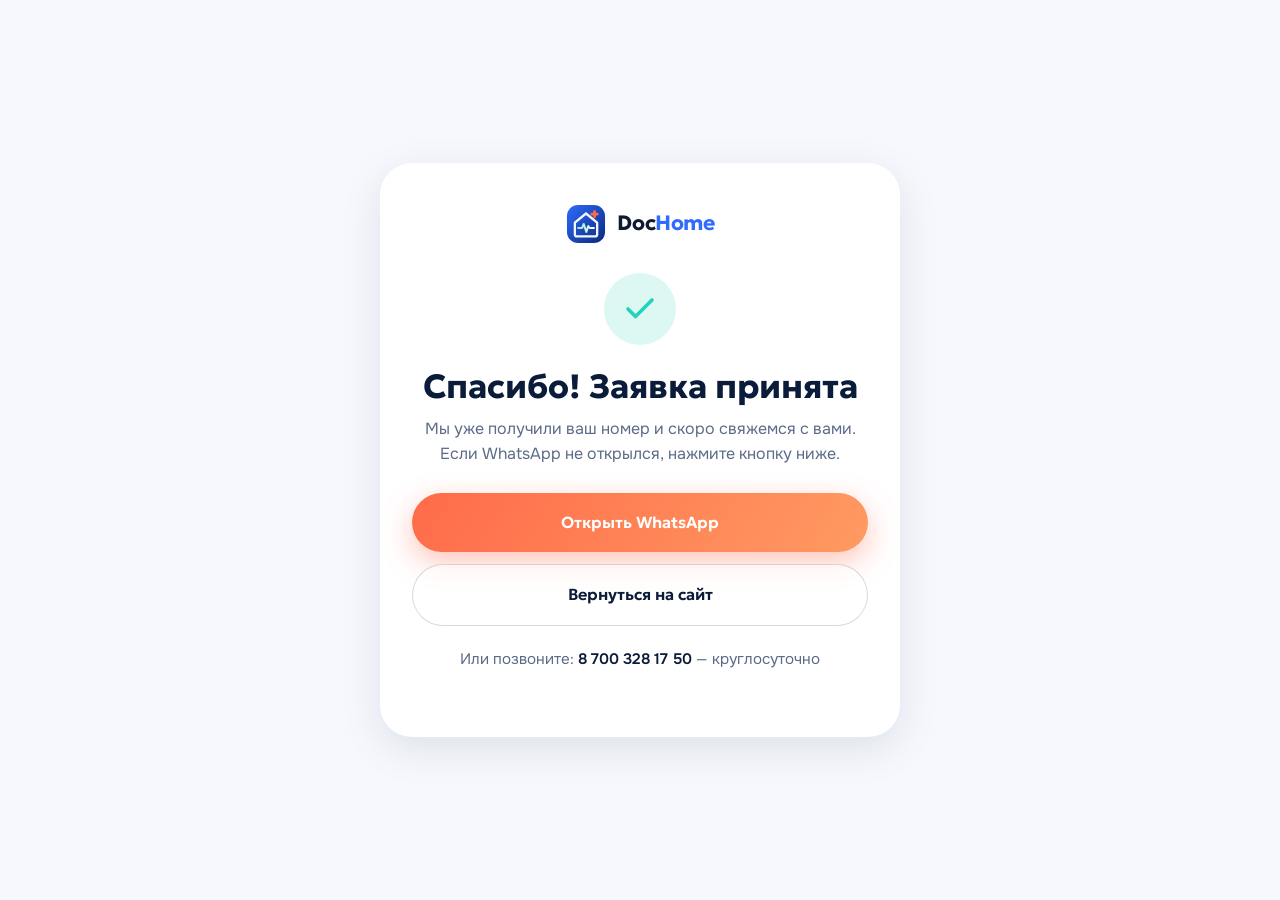
<file: spasibo/index.html>
<!DOCTYPE html>
<html lang="ru">
<head>
  <meta charset="UTF-8">
  <meta name="viewport" content="width=device-width, initial-scale=1.0, viewport-fit=cover">
  <title>Спасибо! Заявка принята — DocHome</title>
  <meta name="robots" content="noindex, nofollow">
  <meta name="theme-color" content="#0B1B3A">
  <link rel="icon" type="image/svg+xml" href="../assets/favicon.svg">

  <link rel="preconnect" href="https://fonts.googleapis.com">
  <link rel="preconnect" href="https://fonts.gstatic.com" crossorigin>
  <link href="https://fonts.googleapis.com/css2?family=Geologica:wght@400;500;600;700;800&family=Onest:wght@400;500;600;700&display=swap" rel="stylesheet">
  <link rel="stylesheet" href="../styles.css?v=1">

  <script src="../config.js?v=4"></script>
  <style>
    .thanks { min-height: 100vh; min-height: 100dvh; display: flex; align-items: center; justify-content: center; padding: 40px 16px; background: var(--cream); }
    .thanks-card { width: 100%; max-width: 520px; background: #fff; border-radius: var(--r-lg); box-shadow: var(--shadow-soft); padding: 40px 32px; text-align: center; }
    .thanks-logo { display: inline-flex; align-items: center; gap: 10px; margin-bottom: 28px; text-decoration: none; }
    .thanks-check { width: 72px; height: 72px; margin: 0 auto 22px; border-radius: 50%; background: var(--mint-soft); color: var(--mint); display: flex; align-items: center; justify-content: center; }
    .thanks h1 { font-family: var(--font-display); font-size: clamp(1.6rem, 5vw, 2.1rem); line-height: 1.15; color: var(--navy); margin-bottom: 12px; }
    .thanks p { color: var(--muted); line-height: 1.55; margin-bottom: 26px; }
    .thanks-actions { display: grid; gap: 12px; }
    .thanks-phone { margin-top: 22px; font-size: .95rem; color: var(--muted); }
    .thanks-phone a { color: var(--navy); font-weight: 600; text-decoration: none; }
    @media (max-width: 480px) { .thanks-card { padding: 32px 20px; } }
  </style>
</head>
<body>
  <main class="thanks">
    <div class="thanks-card">
      <a href="../" class="thanks-logo logo" aria-label="DocHome — на главную">
        <img src="../assets/logo.svg" alt="" class="logo-icon" width="42" height="42">
        <span class="logo-word">Doc<em>Home</em></span>
      </a>
      <div class="thanks-check" aria-hidden="true">
        <svg viewBox="0 0 24 24" width="36" height="36" fill="none" stroke="currentColor" stroke-width="2.4" stroke-linecap="round" stroke-linejoin="round"><path d="M20 6 9 17l-5-5"/></svg>
      </div>
      <h1>Спасибо! Заявка принята</h1>
      <p>Мы уже получили ваш номер и скоро свяжемся с вами. Если WhatsApp не открылся, нажмите кнопку ниже.</p>
      <div class="thanks-actions">
        <a class="btn btn-coral btn-lg btn-block" id="waAgain" href="https://wa.me/77003281750" target="_blank" rel="noopener"><span>Открыть WhatsApp</span></a>
        <a class="btn btn-ghost btn-lg btn-block" href="../"><span>Вернуться на сайт</span></a>
      </div>
      <p class="thanks-phone">Или позвоните: <a href="tel:+77003281750">8 700 328 17 50</a> — круглосуточно</p>
    </div>
  </main>

  <script>
  (function () {
    'use strict';
    var C = window.DOCHOME || {};
    var pending = false;
    try {
      pending = sessionStorage.getItem('dh_conv_pending') === '1';
      var wa = sessionStorage.getItem('dh_last_wa');
      if (wa) document.getElementById('waAgain').href = wa;
    } catch (e) {}

    if (!C.googleAdsId) return;
    var s = document.createElement('script');
    s.async = true;
    s.src = 'https://www.googletagmanager.com/gtag/js?id=' + encodeURIComponent(C.googleAdsId);
    document.head.appendChild(s);
    window.dataLayer = window.dataLayer || [];
    window.gtag = function () { window.dataLayer.push(arguments); };
    window.gtag('js', new Date());
    window.gtag('config', C.googleAdsId);

    /* Конверсия «Заявка» — только после реальной заявки в этой вкладке, один раз.
       Прямой заход или обновление страницы конверсию не дают. */
    var conv = C.conversions || {};
    if (pending && conv.lead) {
      window.gtag('event', 'conversion', { send_to: conv.lead, value: 1.0, currency: 'USD' });
      try { sessionStorage.removeItem('dh_conv_pending'); } catch (e) {}
    }
    document.addEventListener('click', function (e) {
      var a = e.target.closest && e.target.closest('a[href^="tel:"]');
      if (a && conv.phone) window.gtag('event', 'conversion', { send_to: conv.phone, value: 1.0, currency: 'USD' });
    });
  })();
  </script>
</body>
</html>
</file>
<file: styles.css>
/* ============================================================
   DocHome — выездная медицина (Астана и Алматы)
   Палитра: синий #2F6BFF / #1448D6, нави #0B1B3A, мята #22D3BB,
   коралл #FF6B4A (CTA), фон #F6F8FD, текст #0F1B33 / #5C6B88
   ============================================================ */

:root {
  --navy: #0B1B3A;
  --navy-deep: #07122A;
  --blue: #2F6BFF;
  --blue-deep: #1448D6;
  --blue-soft: #E9F0FF;
  --mint: #22D3BB;
  --mint-soft: #DDF8F3;
  --coral: #FF6B4A;
  --coral-2: #FF9A62;
  --cream: #F6F8FD;
  --white: #FFFFFF;
  --ink: #0F1B33;
  --muted: #5C6B88;
  --line: #E3E8F3;
  --wa: #25D366;

  --font-display: 'Geologica', 'Onest', sans-serif;
  --font-body: 'Onest', -apple-system, 'Segoe UI', sans-serif;

  --r-sm: 14px;
  --r: 22px;
  --r-lg: 32px;
  --shadow-soft: 0 12px 40px rgba(11, 27, 58, .10);
  --shadow-card: 0 6px 22px rgba(11, 27, 58, .07);
  --shadow-coral: 0 10px 30px rgba(255, 107, 74, .40);
  --ease: cubic-bezier(.22, .8, .3, 1);
  --ease-out: cubic-bezier(.16, 1, .3, 1);
  --header-h: 74px;
}

/* ---------- Reset ---------- */
*, *::before, *::after { box-sizing: border-box; margin: 0; padding: 0; }
html { scroll-behavior: smooth; -webkit-text-size-adjust: 100%; }
body {
  font-family: var(--font-body);
  font-size: 16px;
  line-height: 1.6;
  color: var(--ink);
  background: var(--white);
  overflow-x: hidden;
  -webkit-font-smoothing: antialiased;
}
img { max-width: 100%; display: block; }
a { color: inherit; text-decoration: none; }
button { font: inherit; cursor: pointer; background: none; border: none; color: inherit; }
ul, ol { list-style: none; }
strong { font-weight: 700; }
[id] { scroll-margin-top: calc(var(--header-h) + 12px); }
::selection { background: var(--blue); color: #fff; }

.container { width: 100%; max-width: 1180px; margin: 0 auto; padding: 0 20px; }
@media (min-width: 768px) { .container { padding: 0 32px; } }

/* ---------- Прогресс-бар прокрутки ---------- */
.progress {
  position: fixed; top: 0; left: 0; right: 0; height: 3px; z-index: 300;
  background: linear-gradient(90deg, var(--coral), var(--blue), var(--mint));
  transform-origin: left; transform: scaleX(0);
}

/* ---------- Типографика ---------- */
.eyebrow {
  font-family: var(--font-display);
  font-size: .74rem; font-weight: 600;
  letter-spacing: .16em; text-transform: uppercase;
  color: var(--blue);
  margin-bottom: 14px;
  display: inline-flex; align-items: center; gap: 10px;
}
.eyebrow::before { content: ""; width: 28px; height: 2px; background: var(--coral); border-radius: 2px; flex: none; }
.eyebrow-mint { color: var(--mint); }

.section-title {
  font-family: var(--font-display);
  font-weight: 700;
  font-size: clamp(1.85rem, 5.2vw, 2.9rem);
  line-height: 1.1; letter-spacing: -0.025em;
  margin-bottom: 14px;
}
.section-sub { color: var(--muted); max-width: 580px; font-size: 1.04rem; }
.section-head { margin-bottom: 40px; }
@media (min-width: 1000px) { .section-head { margin-bottom: 52px; } }

.section { padding: 80px 0; position: relative; }
@media (min-width: 1000px) { .section { padding: 120px 0; } }
.section-soft { background: var(--cream); }

.section-dark {
  background: linear-gradient(170deg, var(--navy) 0%, var(--navy-deep) 100%);
  color: var(--white);
  overflow: hidden;
}
.section-dark .section-sub { color: rgba(255,255,255,.68); }
.dark-bg { position: absolute; inset: 0; pointer-events: none; }
.dark-glow { position: absolute; border-radius: 50%; filter: blur(80px); opacity: .55; }
.dark-glow-1 { width: 640px; height: 640px; right: -200px; top: -240px; background: radial-gradient(circle, rgba(47,107,255,.55), transparent 70%); animation: drift 22s ease-in-out infinite; }
.dark-glow-2 { width: 520px; height: 520px; left: -200px; bottom: -200px; background: radial-gradient(circle, rgba(34,211,187,.35), transparent 70%); animation: drift 26s ease-in-out infinite reverse; }

/* ---------- Кнопки ---------- */
.btn {
  position: relative;
  display: inline-flex; align-items: center; justify-content: center; gap: 10px;
  font-family: var(--font-display); font-weight: 600;
  border-radius: 999px;
  overflow: hidden; isolation: isolate;
  transition: transform .35s var(--ease), box-shadow .35s var(--ease), background .3s, color .3s, border-color .3s;
  white-space: nowrap;
}
.btn > span, .btn > svg { position: relative; z-index: 1; }
.btn:active { transform: scale(.97) !important; }
.btn-lg { padding: 17px 30px; font-size: 1rem; }
.btn-md { padding: 14px 24px; font-size: .95rem; }
.btn-sm { padding: 11px 20px; font-size: .88rem; }
.btn-block { width: 100%; }

.btn-coral {
  background: linear-gradient(120deg, var(--coral) 0%, var(--coral-2) 100%);
  color: #fff;
  box-shadow: var(--shadow-coral);
}
.btn-coral::before {
  content: ""; position: absolute; inset: 0; z-index: 0;
  background: linear-gradient(110deg, transparent 30%, rgba(255,255,255,.45) 50%, transparent 70%);
  transform: translateX(-120%); transition: transform .8s var(--ease);
}
.btn-coral:hover { transform: translateY(-3px); box-shadow: 0 16px 36px rgba(255,107,74,.5); }
.btn-coral:hover::before { transform: translateX(120%); }

.btn-ghost { border: 1.5px solid rgba(11,27,58,.16); color: var(--navy); background: rgba(255,255,255,.5); backdrop-filter: blur(6px); }
.btn-ghost:hover { border-color: var(--blue); color: var(--blue); transform: translateY(-3px); background: #fff; }
.btn-ghost svg { transition: transform .3s var(--ease); }
.btn-ghost:hover svg { transform: translateX(4px); }

.btn-white { background: #fff; color: var(--blue-deep); box-shadow: 0 8px 24px rgba(0,0,0,.14); }
.btn-white:hover { transform: translateY(-3px); box-shadow: 0 14px 30px rgba(0,0,0,.2); }

.btn-outline-light { border: 1.5px solid rgba(255,255,255,.35); color: #fff; }
.btn-outline-light:hover { border-color: var(--mint); color: var(--mint); transform: translateY(-3px); }
.btn-outline-light svg { transition: transform .3s var(--ease); }
.btn-outline-light.is-open svg { transform: rotate(180deg); }

/* ---------- Header ---------- */
.header {
  position: fixed; inset: 0 0 auto 0; z-index: 200;
  height: var(--header-h);
  display: flex; align-items: center;
  color: var(--ink);
  transition: background .4s var(--ease), box-shadow .4s var(--ease), height .3s;
}
.header.scrolled {
  background: rgba(255,255,255,.82);
  backdrop-filter: blur(16px) saturate(1.4); -webkit-backdrop-filter: blur(16px) saturate(1.4);
  box-shadow: 0 2px 20px rgba(11,27,58,.08);
}
.header-inner { display: flex; align-items: center; justify-content: space-between; gap: 16px; }
.logo { display: inline-flex; align-items: center; gap: 10px; position: relative; z-index: 2; }
.logo-icon { width: 42px; height: 42px; flex: none; transition: transform .4s var(--ease); }
.logo:hover .logo-icon { transform: rotate(-6deg) scale(1.05); }
.logo-word { font-family: var(--font-display); font-weight: 700; font-size: 1.3rem; letter-spacing: -0.02em; }
.logo-word em { font-style: normal; color: var(--blue); }

.nav { display: none; align-items: center; gap: 28px; }
.nav-link { font-weight: 500; font-size: .94rem; position: relative; padding: 6px 0; color: inherit; opacity: .85; transition: opacity .25s; }
.nav-link::after {
  content: ""; position: absolute; left: 0; bottom: 0; width: 100%; height: 2px;
  background: var(--coral); border-radius: 2px;
  transform: scaleX(0); transform-origin: right; transition: transform .35s var(--ease);
}
.nav-link:hover { opacity: 1; }
.nav-link:hover::after { transform: scaleX(1); transform-origin: left; }
.nav-cta { display: flex; align-items: center; gap: 18px; margin-left: 10px; }
.nav-phone { font-family: var(--font-display); font-weight: 700; font-size: .98rem; transition: color .25s; }
.nav-phone:hover { color: var(--blue); }

.header-actions { display: flex; align-items: center; gap: 8px; position: relative; z-index: 2; }
.header-call {
  display: inline-flex; width: 42px; height: 42px; align-items: center; justify-content: center;
  border-radius: 50%; background: var(--blue-soft); color: var(--blue);
}
.burger { width: 42px; height: 42px; display: flex; flex-direction: column; align-items: center; justify-content: center; gap: 6px; }
.burger span { width: 22px; height: 2px; background: currentColor; border-radius: 2px; transition: transform .35s var(--ease), opacity .3s; }
.burger.open span:nth-child(1) { transform: translateY(4px) rotate(45deg); }
.burger.open span:nth-child(2) { transform: translateY(-4px) rotate(-45deg); }

@media (max-width: 999px) {
  .nav {
    position: fixed; inset: 0; z-index: 1;
    display: flex; flex-direction: column; justify-content: center; align-items: flex-start;
    gap: 6px; padding: 100px 28px 40px;
    background: linear-gradient(170deg, var(--navy), var(--navy-deep));
    color: #fff;
    clip-path: circle(0 at calc(100% - 44px) 37px);
    transition: clip-path .7s var(--ease-out);
    pointer-events: none;
  }
  .nav.open { clip-path: circle(150% at calc(100% - 44px) 37px); pointer-events: auto; }
  .nav-link { font-family: var(--font-display); font-size: 2rem; font-weight: 600; padding: 8px 0; opacity: 0; transform: translateY(16px); transition: opacity .4s, transform .5s var(--ease); }
  .nav.open .nav-link { opacity: 1; transform: none; }
  .nav.open .nav-link:nth-child(1) { transition-delay: .25s } .nav.open .nav-link:nth-child(2) { transition-delay: .3s }
  .nav.open .nav-link:nth-child(3) { transition-delay: .35s } .nav.open .nav-link:nth-child(4) { transition-delay: .4s }
  .nav.open .nav-link:nth-child(5) { transition-delay: .45s }
  .nav-link::after { display: none; }
  .nav-cta { flex-direction: column; align-items: flex-start; gap: 18px; margin: 28px 0 0; opacity: 0; transition: opacity .4s .5s; }
  .nav.open .nav-cta { opacity: 1; }
  .nav-phone { font-size: 1.3rem; }
  .header.menu-open { color: #fff; background: transparent; box-shadow: none; }
  .header.menu-open .header-call { background: rgba(255,255,255,.12); color: #fff; }
}
@media (min-width: 1000px) {
  .nav { display: flex; }
  .header-actions { display: none; }
}

/* ---------- Hero ---------- */
.hero {
  position: relative; overflow: hidden;
  padding: calc(var(--header-h) + 36px) 0 56px;
  background: linear-gradient(180deg, #F3F6FF 0%, #FBFCFF 100%);
}
@media (min-width: 1000px) { .hero { padding: calc(var(--header-h) + 64px) 0 96px; min-height: 100svh; display: flex; align-items: center; } }

.hero-bg { position: absolute; inset: 0; pointer-events: none; }
.blob { position: absolute; border-radius: 50%; filter: blur(70px); opacity: .7; will-change: transform; }
.blob-1 { width: 620px; height: 620px; top: -220px; right: -120px; background: radial-gradient(circle, rgba(47,107,255,.35), transparent 70%); animation: drift 18s ease-in-out infinite; }
.blob-2 { width: 520px; height: 520px; bottom: -200px; left: -160px; background: radial-gradient(circle, rgba(34,211,187,.32), transparent 70%); animation: drift 24s ease-in-out infinite reverse; }
.blob-3 { width: 380px; height: 380px; top: 40%; left: 42%; background: radial-gradient(circle, rgba(255,107,74,.20), transparent 70%); animation: drift 20s ease-in-out 3s infinite; }
.hero-dots {
  position: absolute; inset: 0;
  background-image: radial-gradient(rgba(11,27,58,.12) 1px, transparent 1.5px);
  background-size: 26px 26px;
  mask-image: radial-gradient(ellipse 70% 60% at 65% 45%, #000, transparent 75%);
  -webkit-mask-image: radial-gradient(ellipse 70% 60% at 65% 45%, #000, transparent 75%);
}
@keyframes drift {
  0%, 100% { transform: translate(0, 0) scale(1); }
  33% { transform: translate(40px, -30px) scale(1.08); }
  66% { transform: translate(-30px, 30px) scale(.95); }
}

.hero-inner { position: relative; display: grid; gap: 48px; align-items: center; }
@media (min-width: 1000px) { .hero-inner { grid-template-columns: 1.08fr 1fr; gap: 40px; } }

.hero-badge {
  display: inline-flex; align-items: center; gap: 10px;
  padding: 8px 16px 8px 12px;
  background: #fff; border: 1px solid var(--line); border-radius: 999px;
  font-size: .84rem; font-weight: 600; color: var(--navy);
  box-shadow: var(--shadow-card);
  margin-bottom: 26px;
}
.pulse-dot { width: 9px; height: 9px; border-radius: 50%; background: var(--mint); position: relative; }
.pulse-dot::after { content: ""; position: absolute; inset: -5px; border-radius: 50%; border: 2px solid var(--mint); animation: ping 1.8s var(--ease) infinite; }
@keyframes ping { 0% { transform: scale(.5); opacity: 1; } 100% { transform: scale(1.6); opacity: 0; } }

.hero-title {
  font-family: var(--font-display);
  font-weight: 800;
  font-size: clamp(2.7rem, 8.4vw, 5rem);
  line-height: 1.02; letter-spacing: -0.035em;
  margin-bottom: 24px;
  color: var(--navy);
}
.hero-title .line { display: block; }
.word { display: inline-block; position: relative; }
.word-accent { color: var(--blue); }
.word-accent .underline {
  position: absolute; left: -2%; right: -2%; bottom: -.08em; width: 104%; height: .22em;
  color: var(--coral);
}
.word-accent .underline path { stroke-dasharray: 240; stroke-dashoffset: 240; }
.word-accent.in .underline path { animation: draw 1s var(--ease) .55s forwards; }
@keyframes draw { to { stroke-dashoffset: 0; } }

.hero-sub { color: var(--muted); font-size: clamp(1.02rem, 1.6vw, 1.2rem); max-width: 520px; margin-bottom: 32px; }
.hero-cta { display: flex; flex-wrap: wrap; gap: 14px; margin-bottom: 40px; }
.hero-facts { display: flex; flex-wrap: wrap; gap: 22px 36px; }
.fact { display: flex; align-items: center; gap: 12px; }
.fact strong { font-family: var(--font-display); font-weight: 800; font-size: 2rem; letter-spacing: -0.03em; color: var(--navy); line-height: 1; }
.fact strong sup { font-size: .5em; color: var(--coral); }
.fact > span { font-size: .82rem; line-height: 1.3; color: var(--muted); }

/* Визуал героя */
.hero-visual { position: relative; width: 100%; max-width: 520px; margin: 0 auto; aspect-ratio: 1 / 1; }
@media (min-width: 1000px) { .hero-visual { max-width: none; aspect-ratio: 1 / 1; } }
.hv-main {
  position: absolute; left: 12%; top: 2%; width: 62%; aspect-ratio: 4 / 5;
  border-radius: var(--r-lg); overflow: hidden;
  background: #EEF3FF;
  box-shadow: 0 30px 70px rgba(11,27,58,.18);
  z-index: 2;
}
.hv-map { width: 100%; height: 100%; display: block; }
.route-dash { animation: routeDash 1.1s linear infinite; }
@keyframes routeDash { to { stroke-dashoffset: -22; } }
.home-pulse { transform-box: fill-box; transform-origin: center; animation: homePulse 2.2s ease-out infinite; }
@keyframes homePulse { 0% { transform: scale(.5); opacity: .45; } 100% { transform: scale(1.6); opacity: 0; } }
.hv-main-cap {
  position: absolute; left: 14px; right: 14px; bottom: 14px; z-index: 1;
  display: flex; flex-direction: column; line-height: 1.25;
  padding: 11px 14px; border-radius: 14px;
  background: rgba(255,255,255,.9); backdrop-filter: blur(8px); -webkit-backdrop-filter: blur(8px);
  box-shadow: 0 8px 24px rgba(11,27,58,.12);
}
.hv-main-cap strong { font-family: var(--font-display); font-size: 1rem; color: var(--navy); }
.hv-main-cap span { font-size: .76rem; color: var(--muted); }

.hv-card {
  position: absolute; z-index: 3;
  background: rgba(255,255,255,.86);
  backdrop-filter: blur(14px); -webkit-backdrop-filter: blur(14px);
  border: 1px solid rgba(255,255,255,.9);
  border-radius: 18px;
  box-shadow: 0 16px 40px rgba(11,27,58,.14);
  padding: 14px 16px;
}
.hv-route { right: 0; top: 6%; width: 230px; }
.hv-route-head { display: flex; align-items: center; gap: 10px; margin-bottom: 10px; }
.hv-route-head div { display: flex; flex-direction: column; line-height: 1.2; }
.hv-route-head strong { font-family: var(--font-display); font-size: .92rem; color: var(--navy); }
.hv-route-head span { font-size: .74rem; color: var(--muted); }
.hv-route-ico { width: 36px; height: 36px; border-radius: 12px; background: var(--blue-soft); color: var(--blue); display: inline-flex; align-items: center; justify-content: center; flex: none; }
.hv-route-bar { height: 6px; border-radius: 6px; background: var(--line); overflow: hidden; position: relative; }
.hv-route-bar i { position: absolute; inset: 0; width: 60%; border-radius: 6px; background: linear-gradient(90deg, var(--mint), var(--blue)); animation: route 3.2s var(--ease) infinite; }
@keyframes route { 0% { transform: translateX(-100%); } 70%, 100% { transform: translateX(170%); } }
.hv-route-foot { display: flex; justify-content: space-between; font-size: .7rem; color: var(--muted); margin-top: 8px; }

.hv-ecg { right: 0; bottom: 4%; width: 210px; padding: 12px 14px 10px; }
.hv-ecg svg { width: 100%; height: 44px; display: block; }
.hv-ecg span { display: block; font-size: .72rem; color: var(--muted); margin-top: 4px; }
.ecg-base { fill: none; stroke: rgba(47,107,255,.15); stroke-width: 2; }
.ecg-trace { fill: none; stroke: var(--mint); stroke-width: 2.4; stroke-linecap: round; stroke-linejoin: round; stroke-dasharray: 60 560; stroke-dashoffset: 620; animation: ecg 2.6s linear infinite; filter: drop-shadow(0 0 4px rgba(34,211,187,.7)); }
@keyframes ecg { to { stroke-dashoffset: 0; } }

.hv-team { left: 0; top: 50%; display: flex; align-items: center; gap: 12px; padding: 12px 16px 12px 12px; }
.hv-team > div:last-child { display: flex; flex-direction: column; line-height: 1.2; }
.hv-team strong { font-family: var(--font-display); font-size: .95rem; color: var(--navy); }
.hv-team span { font-size: .74rem; color: var(--muted); }
.avatar-stack { display: flex; }
.avatar-stack img { width: 40px; height: 40px; border-radius: 50%; object-fit: cover; border: 2.5px solid #fff; margin-left: -12px; box-shadow: 0 2px 8px rgba(0,0,0,.12); }
.avatar-stack img:first-child { margin-left: 0; }

.hv-ring {
  position: absolute; z-index: 1; left: 50%; top: 50%;
  width: 92%; aspect-ratio: 1; transform: translate(-50%, -50%);
  border-radius: 50%;
  background: conic-gradient(from 0deg, transparent 0 60%, rgba(47,107,255,.5) 80%, var(--mint) 90%, transparent 100%);
  -webkit-mask: radial-gradient(farthest-side, transparent calc(100% - 2px), #000 calc(100% - 1px));
  mask: radial-gradient(farthest-side, transparent calc(100% - 2px), #000 calc(100% - 1px));
  animation: spin 14s linear infinite;
  opacity: .9;
}
@keyframes spin { to { transform: translate(-50%, -50%) rotate(360deg); } }

.float-a { animation: floatA 6s ease-in-out infinite; }
.float-b { animation: floatB 7s ease-in-out infinite; }
.float-c { animation: floatA 5.5s ease-in-out 1s infinite; }
@keyframes floatA { 0%, 100% { translate: 0 0; } 50% { translate: 0 -10px; } }
@keyframes floatB { 0%, 100% { translate: 0 0; } 50% { translate: 0 10px; } }

@media (max-width: 480px) {
  .hv-route { width: 190px; top: 2%; right: -6px; padding: 11px 12px; }
  .hv-ecg { width: 150px; right: -6px; bottom: -5%; }
  .hv-team > div:last-child span { display: none; }
  .hv-team .avatar-stack img { width: 30px; height: 30px; margin-left: -12px; }
  .hv-team { left: -4px; top: auto; bottom: -1%; padding: 10px 14px 10px 10px; }
  .hv-main-cap span { display: none; }
  .hv-main-cap { left: 10px; right: 10px; bottom: 10px; padding: 9px 12px; }
}

.hero-scroll { display: none; position: absolute; left: 50%; bottom: 28px; width: 24px; height: 38px; border: 2px solid rgba(11,27,58,.2); border-radius: 14px; transform: translateX(-50%); }
.hero-scroll span { position: absolute; left: 50%; top: 7px; width: 4px; height: 8px; margin-left: -2px; border-radius: 4px; background: var(--blue); animation: scrollHint 1.8s var(--ease) infinite; }
@keyframes scrollHint { 0% { transform: translateY(0); opacity: 1; } 100% { transform: translateY(14px); opacity: 0; } }
@media (min-width: 1000px) { .hero-scroll { display: block; } }

/* ---------- Marquee ---------- */
.marquee { background: var(--navy); color: #fff; overflow: hidden; padding: 16px 0; position: relative; }
.marquee::before, .marquee::after { content: ""; position: absolute; top: 0; bottom: 0; width: 80px; z-index: 1; pointer-events: none; }
.marquee::before { left: 0; background: linear-gradient(90deg, var(--navy), transparent); }
.marquee::after { right: 0; background: linear-gradient(-90deg, var(--navy), transparent); }
.marquee-track { display: flex; align-items: center; gap: 22px; width: max-content; animation: marquee 40s linear infinite; }
.marquee-track span { font-family: var(--font-display); font-weight: 500; font-size: .92rem; letter-spacing: .02em; white-space: nowrap; opacity: .9; }
.marquee-track i { width: 6px; height: 6px; border-radius: 50%; background: var(--coral); flex: none; }
@keyframes marquee { to { transform: translateX(-50%); } }
.marquee:hover .marquee-track { animation-play-state: paused; }

/* ---------- Услуги ---------- */
.services-grid { display: grid; gap: 18px; }
@media (min-width: 680px) { .services-grid { grid-template-columns: repeat(2, 1fr); } }
@media (min-width: 1000px) { .services-grid { grid-template-columns: repeat(4, 1fr); gap: 20px; } }
.service-card-wide { grid-column: 1 / -1; }

.service-card {
  position: relative;
  background: #fff;
  border: 1px solid var(--line);
  border-radius: var(--r);
  padding: 28px 26px 26px;
  display: flex; flex-direction: column;
  transition: transform .45s var(--ease), box-shadow .45s var(--ease), border-color .3s;
  overflow: hidden;
}
.service-card::before {
  content: ""; position: absolute; inset: 0; border-radius: inherit; padding: 1.5px;
  background: linear-gradient(135deg, var(--blue), var(--mint));
  -webkit-mask: linear-gradient(#000 0 0) content-box, linear-gradient(#000 0 0);
  mask: linear-gradient(#000 0 0) content-box, linear-gradient(#000 0 0);
  -webkit-mask-composite: xor; mask-composite: exclude;
  opacity: 0; transition: opacity .4s;
  pointer-events: none;
}
.service-card:hover { transform: translateY(-8px); box-shadow: var(--shadow-soft); }
.service-card:hover::before { opacity: 1; }
.service-icon {
  width: 56px; height: 56px; border-radius: 16px;
  background: var(--blue-soft); color: var(--blue);
  display: inline-flex; align-items: center; justify-content: center;
  margin-bottom: 20px;
  transition: transform .5s var(--ease), background .3s, color .3s;
}
.service-card:hover .service-icon { transform: rotate(-8deg) scale(1.08); background: var(--blue); color: #fff; }
.service-card h3 { font-family: var(--font-display); font-weight: 600; font-size: 1.18rem; letter-spacing: -0.01em; margin-bottom: 10px; line-height: 1.25; }
.service-card p { color: var(--muted); font-size: .94rem; flex: 1; margin-bottom: 18px; }
.service-link { display: inline-flex; align-items: center; gap: 8px; font-weight: 600; font-size: .92rem; color: var(--blue); }
.service-link i { width: 22px; height: 22px; border-radius: 50%; background: var(--blue-soft); position: relative; transition: background .3s, transform .3s var(--ease); }
.service-link i::after { content: ""; position: absolute; left: 7px; top: 7px; width: 6px; height: 6px; border-right: 2px solid currentColor; border-top: 2px solid currentColor; transform: rotate(45deg); }
.service-link:hover i { background: var(--blue); color: #fff; transform: translateX(4px); }
.service-tag {
  position: absolute; top: 18px; right: 18px;
  font-size: .7rem; font-weight: 700; letter-spacing: .08em; text-transform: uppercase;
  padding: 5px 10px; border-radius: 999px;
  background: var(--mint-soft); color: #0E8F7E;
}

.service-card-wide {
  background: linear-gradient(135deg, var(--blue-deep) 0%, var(--blue) 55%, #4C86FF 100%);
  color: #fff; border: none;
  padding: 36px 30px;
}
.service-card-wide::before { display: none; }
.service-card-wide:hover { transform: translateY(-6px); box-shadow: 0 24px 60px rgba(47,107,255,.35); }
.service-wide-art { position: absolute; inset: 0; pointer-events: none; overflow: hidden; }
.orb { position: absolute; border-radius: 50%; filter: blur(40px); }
.orb-1 { width: 360px; height: 360px; right: -100px; top: -140px; background: rgba(34,211,187,.45); animation: drift 16s ease-in-out infinite; }
.orb-2 { width: 260px; height: 260px; left: 30%; bottom: -160px; background: rgba(255,107,74,.35); animation: drift 20s ease-in-out infinite reverse; }
.service-icon-light { background: rgba(255,255,255,.16); color: #fff; }
.service-card-wide:hover .service-icon-light { background: #fff; color: var(--blue); }
.service-wide-body { position: relative; display: flex; flex-direction: column; align-items: flex-start; }
.service-card-wide h3 { font-size: 1.5rem; }
.service-card-wide p { color: rgba(255,255,255,.82); max-width: 560px; }
.spec-chips { display: flex; flex-wrap: wrap; gap: 8px; margin-bottom: 24px; }
.spec-chips li { font-size: .82rem; font-weight: 500; padding: 7px 13px; border-radius: 999px; background: rgba(255,255,255,.14); border: 1px solid rgba(255,255,255,.22); transition: background .3s, transform .3s var(--ease); }
.spec-chips li:hover { background: rgba(255,255,255,.3); transform: translateY(-2px); }
@media (min-width: 1000px) {
  .service-card-wide { display: grid; grid-template-columns: auto 1fr; gap: 24px; padding: 40px 44px; align-items: start; }
  .service-card-wide .service-icon { margin: 0; width: 64px; height: 64px; }
}

/* ---------- Врачи ---------- */
.doc-filter { display: flex; gap: 8px; overflow-x: auto; padding: 2px 0 10px; margin-bottom: 28px; scrollbar-width: none; -webkit-overflow-scrolling: touch; }
.doc-filter::-webkit-scrollbar { display: none; }
.chip {
  flex: none; padding: 10px 18px; border-radius: 999px;
  font-size: .88rem; font-weight: 500;
  border: 1px solid rgba(255,255,255,.18); color: rgba(255,255,255,.85);
  background: rgba(255,255,255,.06);
  transition: background .3s, color .3s, border-color .3s, transform .3s var(--ease);
}
.chip:hover { background: rgba(255,255,255,.14); transform: translateY(-2px); }
.chip.is-active { background: #fff; color: var(--navy); border-color: #fff; font-weight: 600; }

.doctors-grid { display: grid; grid-template-columns: repeat(2, 1fr); gap: 12px; position: relative; }
@media (min-width: 680px) { .doctors-grid { grid-template-columns: repeat(3, 1fr); gap: 18px; } }
@media (min-width: 1000px) { .doctors-grid { grid-template-columns: repeat(4, 1fr); gap: 22px; } }

.doc-card {
  --rx: 0deg; --ry: 0deg;
  border-radius: 20px;
  background: rgba(255,255,255,.06);
  border: 1px solid rgba(255,255,255,.1);
  overflow: hidden;
  transform: perspective(900px) rotateX(var(--rx)) rotateY(var(--ry));
  transition: transform .5s var(--ease), box-shadow .5s var(--ease), border-color .3s, opacity .4s;
  transform-style: preserve-3d;
}
.doc-card:hover { border-color: rgba(34,211,187,.5); box-shadow: 0 24px 50px rgba(0,0,0,.35); }
.doc-card.hidden-by-filter, .doc-card.hidden-by-more { display: none; }
.doc-photo { position: relative; aspect-ratio: 4 / 5; overflow: hidden; background: #122648; }
.doc-photo img { width: 100%; height: 100%; object-fit: cover; object-position: top; transition: transform .8s var(--ease); }
.doc-card:hover .doc-photo img { transform: scale(1.06); }
.doc-photo::after { content: ""; position: absolute; inset: 0; background: linear-gradient(to top, rgba(11,27,58,.55), transparent 45%); }
.doc-exp {
  position: absolute; left: 10px; top: 10px; z-index: 1;
  font-size: .72rem; font-weight: 700; padding: 5px 10px; border-radius: 999px;
  background: rgba(255,255,255,.92); color: var(--navy);
  backdrop-filter: blur(6px);
}
.doc-info { padding: 14px 14px 16px; }
.doc-info h3 { font-family: var(--font-display); font-weight: 600; font-size: .98rem; line-height: 1.25; margin-bottom: 5px; letter-spacing: -0.01em; }
.doc-spec { font-size: .8rem; color: rgba(255,255,255,.66); line-height: 1.35; }
.doc-badges { display: flex; flex-wrap: wrap; gap: 6px; margin-top: 10px; }
.badge { font-size: .68rem; font-weight: 600; padding: 4px 9px; border-radius: 999px; background: rgba(34,211,187,.16); color: var(--mint); border: 1px solid rgba(34,211,187,.3); }
.badge-award { background: rgba(255,154,98,.16); color: #FFB37A; border-color: rgba(255,154,98,.35); }
@media (min-width: 680px) {
  .doc-info { padding: 18px 18px 20px; }
  .doc-info h3 { font-size: 1.05rem; }
  .doc-spec { font-size: .86rem; }
  .doc-exp { left: 14px; top: 14px; font-size: .76rem; }
}
.doc-empty { text-align: center; color: rgba(255,255,255,.6); padding: 30px 0; }
.doc-more-wrap { text-align: center; margin-top: 32px; }
.doc-more-wrap[hidden] { display: none; }

/* ---------- Как это работает ---------- */
.steps { position: relative; display: grid; gap: 28px; padding-left: 0; }
@media (min-width: 1000px) { .steps { grid-template-columns: repeat(4, 1fr); gap: 28px; } }
.steps-line { display: none; position: absolute; left: 0; right: 0; top: 56px; width: 100%; height: 20px; color: var(--blue); z-index: 0; }
@media (min-width: 1000px) { .steps-line { display: block; } }
#stepsPath { opacity: .3; }
#stepsPathDraw { stroke-dasharray: 1000; stroke-dashoffset: 1000; stroke: var(--coral); }
.steps.in #stepsPathDraw { animation: drawLine 2.2s var(--ease) .3s forwards; }
@keyframes drawLine { to { stroke-dashoffset: 0; } }

.step {
  position: relative; z-index: 1;
  background: #fff; border: 1px solid var(--line); border-radius: var(--r);
  padding: 26px 24px 26px;
  transition: transform .45s var(--ease), box-shadow .45s var(--ease);
}
.step:hover { transform: translateY(-6px); box-shadow: var(--shadow-soft); }
.step-num { position: absolute; top: 18px; right: 22px; font-family: var(--font-display); font-weight: 800; font-size: 2.2rem; letter-spacing: -0.04em; color: var(--blue-soft); line-height: 1; }
.step-icon {
  width: 56px; height: 56px; border-radius: 50%;
  background: linear-gradient(135deg, var(--blue), var(--blue-deep)); color: #fff;
  display: inline-flex; align-items: center; justify-content: center;
  margin-bottom: 18px; box-shadow: 0 10px 24px rgba(47,107,255,.35);
  transition: transform .5s var(--ease);
}
.step:hover .step-icon { transform: scale(1.1) rotate(-6deg); }
.step h3 { font-family: var(--font-display); font-weight: 600; font-size: 1.12rem; margin-bottom: 8px; }
.step p { color: var(--muted); font-size: .94rem; }
@media (max-width: 999px) {
  .steps { padding-left: 24px; }
  .steps::before { content: ""; position: absolute; left: 4px; top: 20px; bottom: 20px; width: 2px; background: linear-gradient(var(--blue), var(--mint)); border-radius: 2px; opacity: .5; }
  .step::before { content: ""; position: absolute; left: -24px; top: 34px; width: 10px; height: 10px; border-radius: 50%; background: var(--coral); box-shadow: 0 0 0 4px #fff, 0 0 0 6px rgba(255,107,74,.25); }
  .section-soft .step::before { box-shadow: 0 0 0 4px var(--cream), 0 0 0 6px rgba(255,107,74,.25); }
}

/* ---------- Почему DocHome ---------- */
.why-layout { display: grid; gap: 40px; }
@media (min-width: 1000px) { .why-layout { grid-template-columns: .9fr 1.1fr; gap: 64px; align-items: start; } }
.why-intro .section-sub { margin-bottom: 36px; }
.counters { display: grid; grid-template-columns: repeat(3, 1fr); gap: 10px; }
@media (max-width: 560px) { .counters { grid-template-columns: 1fr 1fr; } .counters .counter:last-child { grid-column: 1 / -1; } }
.counter { background: var(--cream); border-radius: var(--r-sm); padding: 18px 16px; display: flex; flex-direction: column; gap: 4px; border: 1px solid var(--line); }
.counter strong { font-family: var(--font-display); font-weight: 800; font-size: 2.1rem; letter-spacing: -0.03em; line-height: 1; color: var(--blue); }
.counter > span { font-size: .8rem; color: var(--muted); line-height: 1.3; }

.why-grid { display: grid; gap: 16px; }
@media (min-width: 600px) { .why-grid { grid-template-columns: 1fr 1fr; gap: 18px; } }
.why-item {
  background: #fff; border: 1px solid var(--line); border-radius: var(--r);
  padding: 26px 24px;
  transition: transform .45s var(--ease), box-shadow .45s var(--ease), border-color .3s;
}
.why-item:hover { transform: translateY(-6px); box-shadow: var(--shadow-soft); border-color: rgba(47,107,255,.3); }
.why-icon { width: 48px; height: 48px; border-radius: 14px; background: var(--mint-soft); color: #0E8F7E; display: inline-flex; align-items: center; justify-content: center; margin-bottom: 16px; transition: transform .5s var(--ease); }
.why-item:hover .why-icon { transform: rotate(-8deg) scale(1.1); }
.why-item h3 { font-family: var(--font-display); font-weight: 600; font-size: 1.08rem; margin-bottom: 8px; }
.why-item p { color: var(--muted); font-size: .92rem; }

/* ---------- Заявка (CTA) ---------- */
.section-cta { background: linear-gradient(160deg, var(--navy) 0%, #0D2452 60%, var(--navy-deep) 100%); color: #fff; overflow: hidden; }
.section-cta .section-sub { color: rgba(255,255,255,.7); }
.cta-bg { position: absolute; inset: 0; pointer-events: none; }
.blob-4 { width: 600px; height: 600px; right: -200px; top: -200px; background: radial-gradient(circle, rgba(47,107,255,.5), transparent 70%); animation: drift 20s ease-in-out infinite; opacity: .8; }
.blob-5 { width: 500px; height: 500px; left: -180px; bottom: -220px; background: radial-gradient(circle, rgba(34,211,187,.35), transparent 70%); animation: drift 24s ease-in-out infinite reverse; }
.cta-layout { display: grid; gap: 36px; position: relative; }
@media (min-width: 1000px) { .cta-layout { grid-template-columns: 1fr 1.1fr; gap: 64px; align-items: center; } }
.cta-contacts { display: flex; flex-direction: column; gap: 12px; }
.cta-contact {
  display: inline-flex; align-items: center; gap: 14px;
  padding: 12px 18px 12px 12px; border-radius: 999px;
  background: rgba(255,255,255,.07); border: 1px solid rgba(255,255,255,.12);
  width: fit-content;
  transition: background .3s, transform .3s var(--ease), border-color .3s;
}
.cta-contact:hover { background: rgba(255,255,255,.14); transform: translateX(6px); border-color: rgba(255,255,255,.3); }
.cta-contact > span:last-child { display: flex; flex-direction: column; line-height: 1.2; }
.cta-contact small { font-size: .74rem; color: rgba(255,255,255,.6); }
.cta-contact strong { font-family: var(--font-display); font-size: 1.05rem; }
.cta-contact-ico { width: 44px; height: 44px; border-radius: 50%; background: var(--blue); color: #fff; display: inline-flex; align-items: center; justify-content: center; flex: none; }
.cta-contact-wa { background: var(--wa); }

.form-card {
  background: #fff; color: var(--ink);
  border-radius: var(--r-lg);
  padding: 28px 22px;
  box-shadow: 0 30px 80px rgba(0,0,0,.35);
  position: relative;
}
@media (min-width: 680px) { .form-card { padding: 38px 36px; } }
.form-row { display: grid; gap: 14px; }
@media (min-width: 600px) { .form-row { grid-template-columns: 1fr 1fr; } }
.field { position: relative; display: block; margin-bottom: 14px; }
.field input, .field select, .field textarea {
  width: 100%; font: inherit; font-size: 1rem; color: var(--ink);
  padding: 24px 16px 10px;
  border: 1.5px solid var(--line); border-radius: var(--r-sm);
  background: var(--cream);
  outline: none;
  transition: border-color .25s, background .25s, box-shadow .25s;
  appearance: none; -webkit-appearance: none;
}
.field textarea { resize: vertical; min-height: 96px; }
.field span {
  position: absolute; left: 16px; top: 17px;
  font-size: .96rem; color: var(--muted);
  pointer-events: none;
  transition: transform .25s var(--ease), font-size .25s, color .25s, top .25s;
  transform-origin: left top;
}
.field input:focus, .field select:focus, .field textarea:focus { border-color: var(--blue); background: #fff; box-shadow: 0 0 0 4px rgba(47,107,255,.12); }
.field input:focus + span, .field input:not(:placeholder-shown) + span,
.field textarea:focus + span, .field textarea:not(:placeholder-shown) + span,
.field-select span { top: 9px; font-size: .72rem; color: var(--blue); font-weight: 600; letter-spacing: .02em; }
.field-select::after { content: ""; position: absolute; right: 16px; top: 24px; width: 8px; height: 8px; border-right: 2px solid var(--muted); border-bottom: 2px solid var(--muted); transform: rotate(45deg); pointer-events: none; }
.field input.invalid, .field textarea.invalid { border-color: #E5484D; background: #FFF5F5; animation: shake .4s; }
@keyframes shake { 0%, 100% { transform: translateX(0); } 25% { transform: translateX(-5px); } 75% { transform: translateX(5px); } }
.form-privacy { font-size: .76rem; color: var(--muted); text-align: center; margin-top: 14px; line-height: 1.45; }

.form-success { text-align: center; padding: 20px 10px; }
.form-success[hidden] { display: none; }
.success-check { width: 84px; height: 84px; color: var(--mint); margin: 0 auto 18px; }
.success-check circle { stroke-dasharray: 230; stroke-dashoffset: 230; animation: draw .8s var(--ease) forwards; }
.success-check path { stroke-dasharray: 60; stroke-dashoffset: 60; animation: draw .6s var(--ease) .5s forwards; }
.form-success h3 { font-family: var(--font-display); font-size: 1.3rem; margin-bottom: 8px; }
.form-success p { color: var(--muted); font-size: .95rem; }
.form-success a { color: var(--blue); font-weight: 600; }

/* ---------- Контакты ---------- */
.contact-grid { display: grid; gap: 16px; }
@media (min-width: 760px) { .contact-grid { grid-template-columns: repeat(3, 1fr); gap: 20px; } }
.contact-card {
  background: #fff; border: 1px solid var(--line); border-radius: var(--r);
  padding: 26px 24px; display: flex; flex-direction: column; gap: 6px;
  transition: transform .45s var(--ease), box-shadow .45s var(--ease), border-color .3s;
}
.contact-card:hover { transform: translateY(-6px); box-shadow: var(--shadow-soft); border-color: rgba(47,107,255,.3); }
.contact-icon { width: 50px; height: 50px; border-radius: 14px; background: var(--blue-soft); color: var(--blue); display: inline-flex; align-items: center; justify-content: center; margin-bottom: 10px; transition: transform .5s var(--ease); }
.contact-card:hover .contact-icon { transform: rotate(-8deg) scale(1.1); }
.contact-icon-wa { background: #E6F9EE; color: #1DA851; }
.contact-label { font-size: .82rem; color: var(--muted); }
.contact-card strong { font-family: var(--font-display); font-weight: 600; font-size: 1.1rem; }

/* ---------- Footer ---------- */
.footer { background: var(--navy-deep); color: rgba(255,255,255,.8); padding: 52px 0 110px; }
@media (min-width: 1000px) { .footer { padding: 56px 0 40px; } }
.footer-top { display: flex; flex-wrap: wrap; align-items: center; justify-content: space-between; gap: 22px; padding-bottom: 28px; border-bottom: 1px solid rgba(255,255,255,.1); margin-bottom: 24px; }
.logo-footer .logo-word { color: #fff; }
.logo-footer .logo-word em { color: var(--mint); }
.footer-nav { display: flex; flex-wrap: wrap; gap: 20px; font-size: .92rem; }
.footer-nav a { opacity: .8; transition: opacity .25s, color .25s; }
.footer-nav a:hover { opacity: 1; color: var(--mint); }
.footer-contacts { display: flex; gap: 20px; align-items: center; font-size: .92rem; }
.footer-phone { font-family: var(--font-display); font-weight: 700; font-size: 1rem; color: #fff; }
.footer-disclaimer { font-size: .78rem; opacity: .55; max-width: 720px; margin-bottom: 10px; line-height: 1.5; }
.footer-copy { font-size: .8rem; opacity: .5; }

/* ---------- Плавающая кнопка WhatsApp ---------- */
.wa-float {
  position: fixed; right: 18px; bottom: 86px; z-index: 150;
  width: 60px; height: 60px; border-radius: 50%;
  background: var(--wa); color: #fff;
  display: flex; align-items: center; justify-content: center;
  box-shadow: 0 10px 30px rgba(37,211,102,.45);
  transition: transform .35s var(--ease);
}
.wa-float:hover { transform: scale(1.08) rotate(-6deg); }
.wa-ring { position: absolute; inset: 0; border-radius: 50%; border: 2px solid var(--wa); animation: ping 2s var(--ease) infinite; }
@media (min-width: 1000px) { .wa-float { right: 28px; bottom: 28px; } }

/* ---------- Нижняя панель на телефоне ---------- */
.mobile-bar {
  position: fixed; left: 0; right: 0; bottom: 0; z-index: 140;
  display: flex; gap: 8px; padding: 10px 12px calc(10px + env(safe-area-inset-bottom));
  background: rgba(255,255,255,.9);
  backdrop-filter: blur(14px); -webkit-backdrop-filter: blur(14px);
  border-top: 1px solid var(--line);
  transform: translateY(110%); transition: transform .45s var(--ease);
}
.mobile-bar.show { transform: none; }
.mobile-bar-btn {
  flex: 1; display: inline-flex; align-items: center; justify-content: center; gap: 8px;
  padding: 14px 10px; border-radius: 14px;
  font-family: var(--font-display); font-weight: 600; font-size: .92rem;
}
.mobile-bar-call { background: var(--blue-soft); color: var(--blue-deep); }
.mobile-bar-wa { background: linear-gradient(120deg, var(--coral), var(--coral-2)); color: #fff; box-shadow: var(--shadow-coral); }
@media (min-width: 1000px) { .mobile-bar { display: none; } }

/* ---------- Reveal-анимации ---------- */
.reveal { opacity: 0; transform: translateY(28px); transition: opacity .8s var(--ease-out), transform .9s var(--ease-out); }
.reveal.in { opacity: 1; transform: none; }
.reveal-up { opacity: 0; transform: translateY(60%) rotate(2deg); transition: opacity .7s var(--ease-out), transform .9s var(--ease-out); }
.reveal-up.in { opacity: 1; transform: none; }
.d-1 { transition-delay: .1s; } .d-2 { transition-delay: .2s; } .d-3 { transition-delay: .3s; } .d-4 { transition-delay: .4s; } .d-5 { transition-delay: .5s; }
.doc-card.reveal:nth-child(4n+2) { transition-delay: .08s; }
.doc-card.reveal:nth-child(4n+3) { transition-delay: .16s; }
.doc-card.reveal:nth-child(4n+4) { transition-delay: .24s; }

/* ---------- Модалка захвата заявки (lead-capture.js) ---------- */
.dh-ov {
  position: fixed; inset: 0; z-index: 400;
  display: flex; align-items: center; justify-content: center; padding: 20px;
  background: rgba(7,18,42,.6);
  backdrop-filter: blur(6px); -webkit-backdrop-filter: blur(6px);
  opacity: 0; visibility: hidden; transition: opacity .3s, visibility .3s;
}
.dh-ov.open { opacity: 1; visibility: visible; }
.dh-card {
  width: 100%; max-width: 420px; background: #fff; color: var(--ink);
  border-radius: 26px; padding: 28px 24px 22px; position: relative;
  box-shadow: 0 30px 80px rgba(0,0,0,.4);
  transform: translateY(20px) scale(.97); transition: transform .4s var(--ease-out);
}
.dh-ov.open .dh-card { transform: none; }
.dh-x { position: absolute; top: 14px; right: 14px; width: 36px; height: 36px; border-radius: 50%; background: var(--cream); color: var(--muted); font-size: 22px; line-height: 1; transition: background .2s, transform .3s var(--ease); }
.dh-x:hover { background: var(--line); transform: rotate(90deg); }
.dh-h { font-family: var(--font-display); font-size: 1.3rem; font-weight: 700; color: var(--navy); margin: 0 0 6px; }
.dh-p { font-size: .92rem; color: var(--muted); line-height: 1.45; margin: 0 0 18px; }
.dh-note { font-size: .74rem; color: var(--muted); text-align: center; margin: 12px 0 0; line-height: 1.4; }
.dh-card .field { margin-bottom: 12px; }
.dh-card .btn svg { fill: #fff; }

/* ---------- Снижение анимаций ---------- */
@media (prefers-reduced-motion: reduce) {
  *, *::before, *::after { animation-duration: .01ms !important; animation-iteration-count: 1 !important; transition-duration: .01ms !important; scroll-behavior: auto !important; }
  .reveal, .reveal-up { opacity: 1; transform: none; }
  .word-accent .underline path, #stepsPathDraw, .success-check circle, .success-check path { stroke-dashoffset: 0; }
  .ecg-trace { stroke-dasharray: none; }
}
</file>
